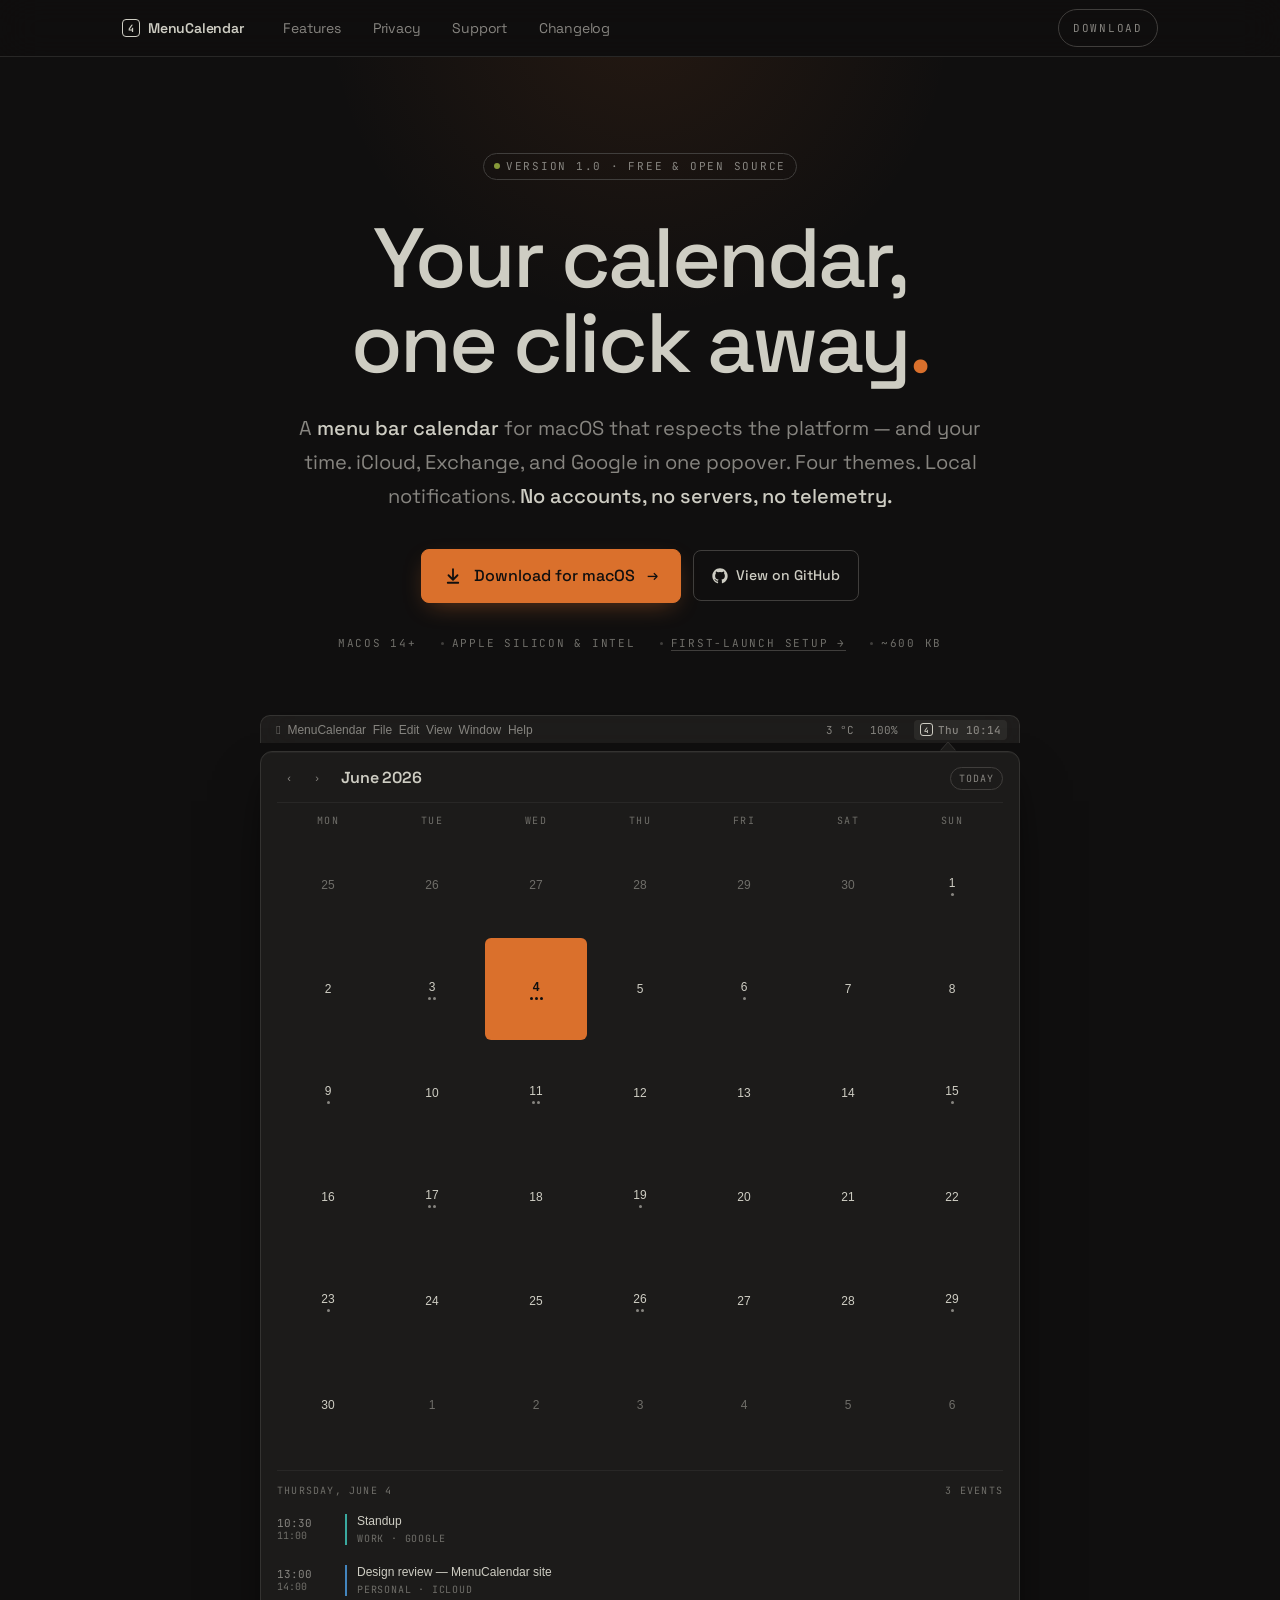
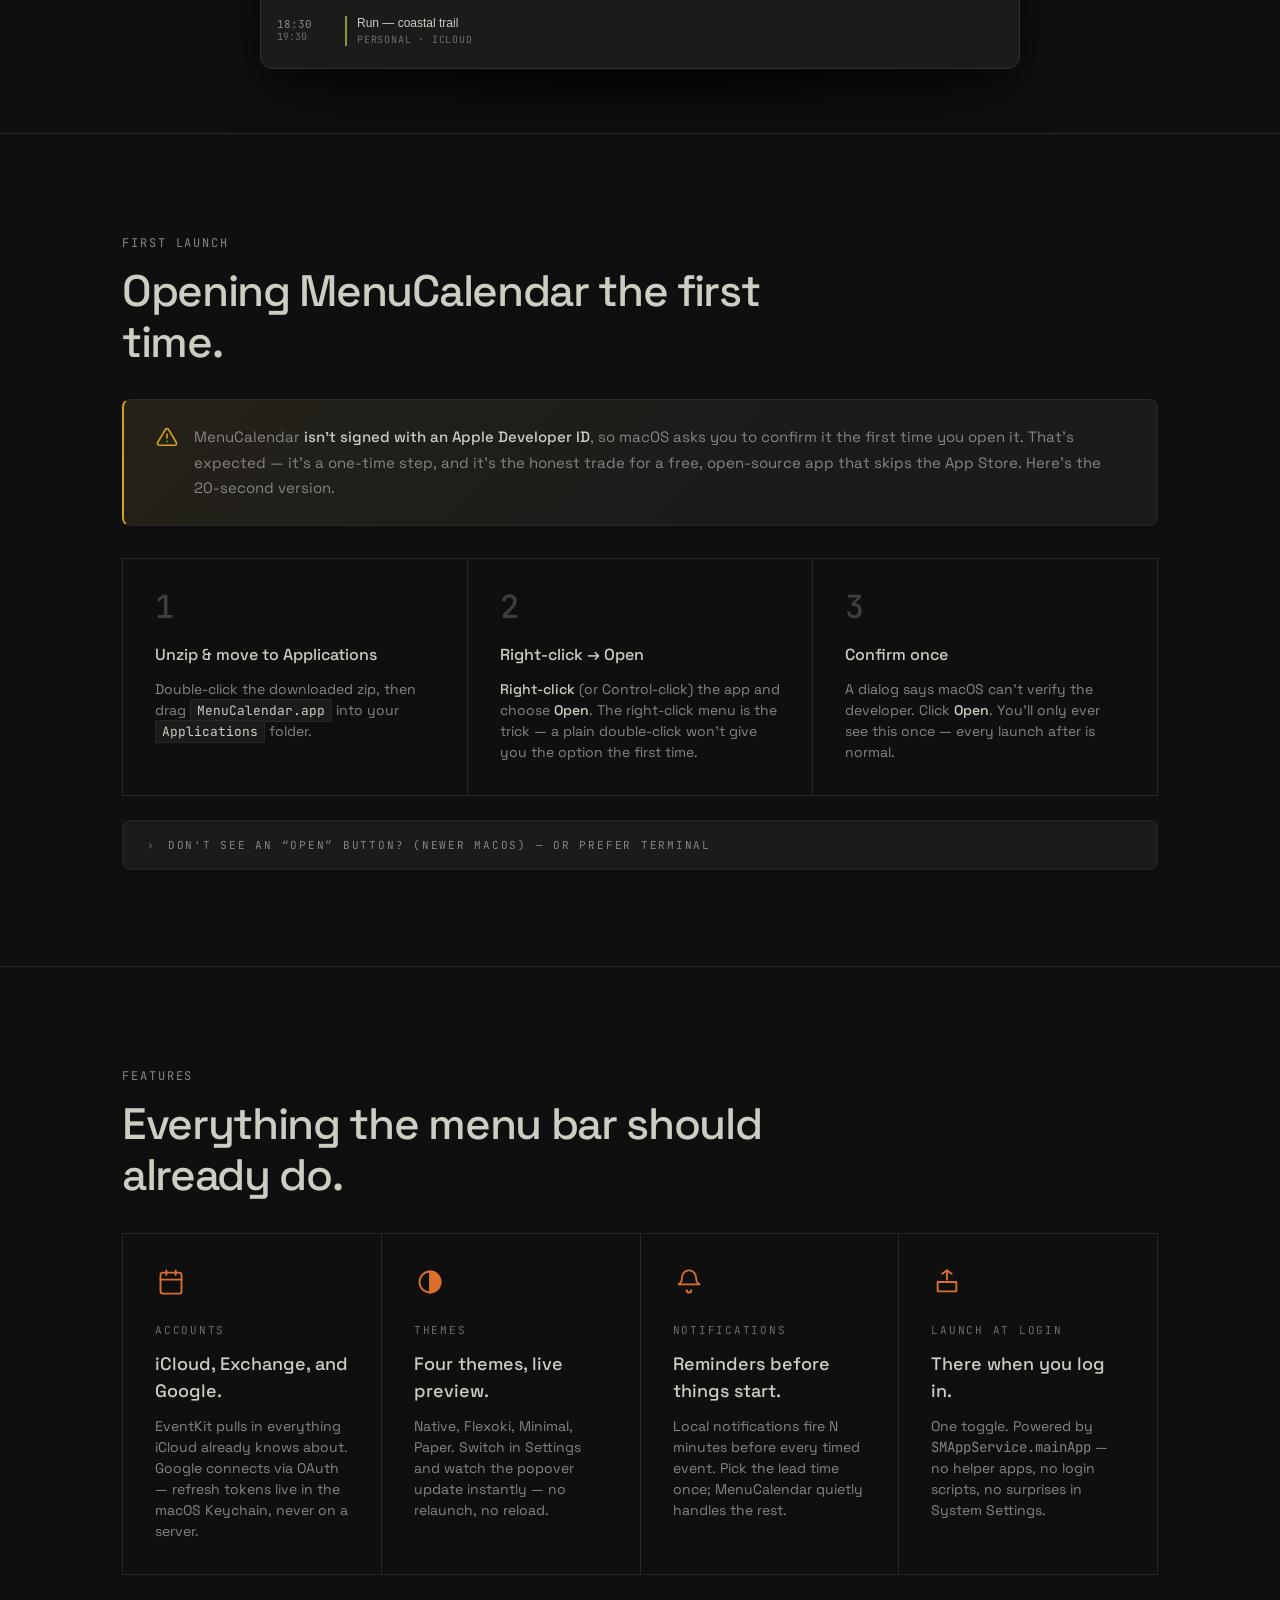
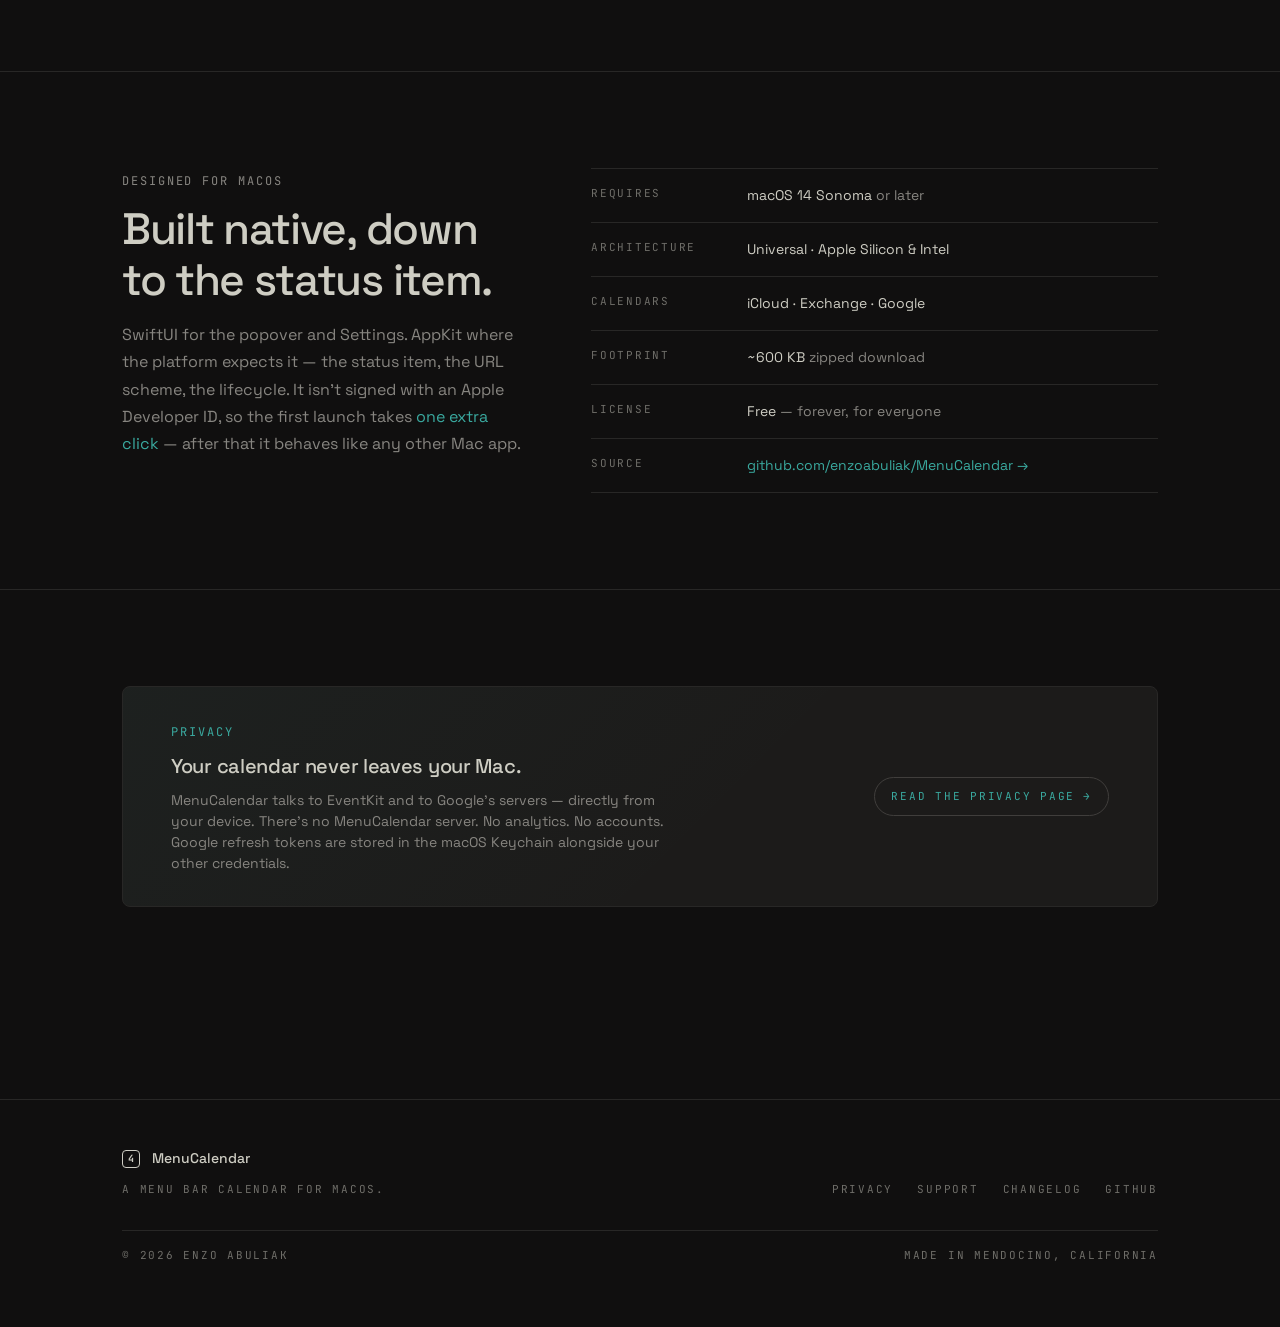
<file: index.html>
<!DOCTYPE html>
<html data-theme="dark" lang="en">
<head>
<meta charset="UTF-8">
<meta name="viewport" content="width=device-width, initial-scale=1.0">
<title>MenuCalendar — A menu bar calendar for macOS</title>
<meta name="description" content="A free, open-source menu bar calendar for macOS. iCloud, Exchange, and Google in one popover. Four themes. Local notifications. No accounts, no servers, no telemetry.">
<link rel="preconnect" href="https://fonts.googleapis.com">
<link rel="preconnect" href="https://fonts.gstatic.com" crossorigin>
<link href="https://fonts.googleapis.com/css2?family=Space+Grotesk:wght@400;500;600;700&family=JetBrains+Mono:wght@400;500;700&display=swap" rel="stylesheet">
<link rel="stylesheet" href="assets/site.css">
<style>
  /* ── HERO ── */
  .hero {
    padding: var(--s-9) 0 var(--s-8);
    position: relative;
    overflow: hidden;
  }
  .hero::before {
    content: ''; position: absolute;
    top: -30%; left: 50%; transform: translateX(-50%);
    width: 900px; height: 900px;
    background: radial-gradient(closest-side, rgba(218, 112, 44, 0.10), transparent 70%);
    pointer-events: none; z-index: 0;
  }
  .hero-inner {
    position: relative; z-index: 1;
    text-align: center;
    display: flex; flex-direction: column; align-items: center;
    gap: var(--s-5);
  }
  .hero-pill { margin-bottom: var(--s-3); }
  .hero-title {
    font-size: clamp(44px, 7vw, 84px);
    font-weight: 500; line-height: var(--lh-tight);
    letter-spacing: -0.035em; color: var(--tx);
    max-width: 18ch;
  }
  .hero-title .accent { color: var(--or); }
  .hero-sub {
    font-size: clamp(16px, 1.6vw, 20px); color: var(--tx-2);
    line-height: var(--lh-loose); max-width: 56ch;
  }
  .hero-sub strong { color: var(--tx); font-weight: 500; }

  .hero-ctas {
    display: flex; gap: var(--s-3); align-items: center;
    margin-top: var(--s-3); flex-wrap: wrap; justify-content: center;
  }
  .hero-meta {
    display: flex; gap: var(--s-5); align-items: center; flex-wrap: wrap; justify-content: center;
    font-family: 'JetBrains Mono', monospace;
    font-size: var(--fs-11); text-transform: uppercase; letter-spacing: var(--tr-mega);
    color: var(--tx-3);
    margin-top: var(--s-2);
  }
  .hero-meta .dotsep::before {
    content: ''; display: inline-block; width: 3px; height: 3px;
    background: var(--ui-3); border-radius: 999px; vertical-align: middle;
    margin-right: var(--s-2);
  }

  /* ── HERO STAGE: menu bar + popover ── */
  .hero-stage {
    margin: var(--s-8) auto 0;
    max-width: 760px;
    position: relative;
    z-index: 1;
  }
  .hero-stage::after {
    content: ''; position: absolute;
    left: 8%; right: 8%; bottom: -40px; height: 60px;
    background: radial-gradient(ellipse at center, rgba(0,0,0,0.55), transparent 70%);
    filter: blur(8px); z-index: -1;
  }
  .menubar {
    display: flex; align-items: center;
    height: 28px; padding: 0 var(--s-3);
    background: rgba(40, 39, 38, 0.6);
    backdrop-filter: blur(20px);
    border: 1px solid var(--ui-2);
    border-bottom: none;
    border-radius: 10px 10px 0 0;
    font-family: -apple-system, 'SF Pro Text', sans-serif;
    font-size: 12px; color: var(--tx-2);
    width: 100%;
  }
  .menubar-items {
    margin-left: auto; display: flex; align-items: center; gap: var(--s-4);
    font-family: 'JetBrains Mono', monospace; font-size: 11px;
    color: var(--tx-2);
  }
  .menubar-cal {
    display: inline-flex; align-items: center; gap: 5px;
    padding: 2px 6px; border-radius: 4px;
    background: rgba(206, 205, 195, 0.08);
    position: relative;
  }
  .menubar-cal-glyph {
    width: 13px; height: 13px;
    border: 1.2px solid var(--tx); border-radius: 3px;
    display: inline-flex; align-items: center; justify-content: center;
    font-size: 7.5px; font-weight: 700;
    color: var(--tx); line-height: 1; padding-top: 1px;
  }
  .menubar-cal-label { font-weight: 500; }

  .popover-wrap { position: relative; padding-top: 8px; }
  .popover-arrow {
    position: absolute;
    top: -1px; right: 64px;
    width: 16px; height: 9px;
  }
  .popover {
    background: var(--bg-2);
    border: 1px solid var(--ui-2);
    border-radius: var(--r-4);
    box-shadow:
      0 30px 60px -20px rgba(0,0,0,0.6),
      0 16px 30px -10px rgba(0,0,0,0.5),
      inset 0 1px 0 rgba(255,255,255,0.04);
    overflow: hidden;
    padding: 14px 16px 16px;
  }
  .pop-head {
    display: grid; grid-template-columns: auto 1fr auto;
    align-items: center; gap: var(--s-3);
    padding-bottom: 12px; margin-bottom: 10px;
    border-bottom: 1px solid var(--ui);
  }
  .pop-month {
    font-family: -apple-system, 'SF Pro Display', 'Space Grotesk', sans-serif;
    font-size: 16px; font-weight: 600; letter-spacing: -0.01em;
    color: var(--tx);
  }
  .pop-nav { display: flex; gap: 4px; align-items: center; }
  .pop-nav-btn {
    width: 24px; height: 24px; border-radius: 6px;
    display: inline-flex; align-items: center; justify-content: center;
    color: var(--tx-2);
    background: transparent;
    border: 1px solid transparent;
    font-size: 11px;
  }
  .pop-nav-btn:hover { background: var(--ui); color: var(--tx); }
  .pop-today {
    font-family: 'JetBrains Mono', monospace;
    font-size: 10px; text-transform: uppercase; letter-spacing: 0.1em;
    color: var(--tx-2);
    padding: 4px 8px; border: 1px solid var(--ui-3); border-radius: var(--r-pill);
    background: transparent;
  }
  .pop-weekdays {
    display: grid; grid-template-columns: repeat(7, 1fr);
    gap: 2px;
    font-family: 'JetBrains Mono', monospace;
    font-size: 10px; text-transform: uppercase; letter-spacing: 0.12em;
    color: var(--tx-3);
    text-align: center;
    padding-bottom: 6px;
  }
  .pop-grid {
    display: grid; grid-template-columns: repeat(7, 1fr);
    gap: 2px;
  }
  .pop-day {
    aspect-ratio: 1 / 1;
    display: flex; flex-direction: column;
    align-items: center; justify-content: center;
    border-radius: 6px;
    font-family: -apple-system, 'SF Pro Text', sans-serif;
    font-size: 12px; font-weight: 500;
    color: var(--tx);
    position: relative;
    gap: 1px;
  }
  .pop-day.dim { color: var(--tx-3); font-weight: 400; }
  .pop-day.today {
    background: var(--or);
    color: var(--bg);
    font-weight: 600;
  }
  .pop-day.today .pop-dots span { background: var(--bg); }
  .pop-dots { display: flex; gap: 2px; height: 4px; align-items: center; }
  .pop-dots span { width: 3px; height: 3px; border-radius: 999px; background: var(--tx-2); }
  .pop-agenda {
    margin-top: 14px; padding-top: 12px;
    border-top: 1px solid var(--ui);
    display: flex; flex-direction: column; gap: 8px;
  }
  .pop-agenda-head {
    display: flex; justify-content: space-between; align-items: baseline;
    font-family: 'JetBrains Mono', monospace; font-size: 10px;
    text-transform: uppercase; letter-spacing: 0.12em;
    color: var(--tx-3);
    margin-bottom: 2px;
  }
  .agenda-row {
    display: grid; grid-template-columns: 56px 1fr;
    gap: var(--s-3); align-items: center;
    padding: 6px 0;
  }
  .agenda-time {
    font-family: 'JetBrains Mono', monospace; font-size: 11px;
    color: var(--tx-2); font-variant-numeric: tabular-nums;
    line-height: 1.2;
  }
  .agenda-time small { display: block; font-size: 10px; color: var(--tx-3); }
  .agenda-body {
    display: flex; align-items: center; gap: 8px;
    border-left: 2px solid var(--bl);
    padding-left: 10px;
    font-family: -apple-system, 'SF Pro Text', sans-serif;
    font-size: 12px; color: var(--tx);
    line-height: 1.3;
  }
  .agenda-body.cy { border-color: var(--cy); }
  .agenda-body.gr { border-color: var(--gr); }
  .agenda-cal {
    font-family: 'JetBrains Mono', monospace; font-size: 10px;
    color: var(--tx-3); text-transform: uppercase; letter-spacing: 0.08em;
    display: block; margin-top: 2px;
  }
  .agenda-title { display: block; font-weight: 500; }

  /* ── FEATURES ── */
  .features-grid {
    display: grid;
    grid-template-columns: repeat(auto-fill, minmax(250px, 1fr));
    gap: 1px; background: var(--ui);
    border: 1px solid var(--ui);
  }
  .feature {
    background: var(--bg);
    padding: var(--s-6);
    display: flex; flex-direction: column; gap: var(--s-3);
    min-height: 200px;
  }
  .feature-icon {
    width: 32px; height: 32px;
    display: inline-flex; align-items: center; justify-content: center;
    color: var(--or);
    margin-bottom: var(--s-3);
  }
  .feature-eyebrow {
    font-family: 'JetBrains Mono', monospace;
    font-size: var(--fs-11); text-transform: uppercase; letter-spacing: var(--tr-mega);
    color: var(--tx-3);
  }
  .feature-title { font-size: var(--fs-18); font-weight: 500; color: var(--tx); }
  .feature-body { font-size: var(--fs-14); color: var(--tx-2); line-height: var(--lh-base); flex: 1; }

  /* ── DETAILS ── */
  .detail-grid {
    display: grid;
    grid-template-columns: 5fr 7fr;
    gap: var(--s-8);
    align-items: start;
  }
  .spec-row {
    display: grid; grid-template-columns: 140px 1fr;
    gap: var(--s-4);
    padding: var(--s-4) 0;
    border-bottom: 1px solid var(--ui);
    font-size: var(--fs-14);
  }
  .spec-row:first-child { border-top: 1px solid var(--ui); }
  .spec-label {
    font-family: 'JetBrains Mono', monospace;
    font-size: var(--fs-11); text-transform: uppercase; letter-spacing: var(--tr-mega);
    color: var(--tx-3);
  }
  .spec-val { color: var(--tx); }
  .spec-val .muted { color: var(--tx-2); }
  .spec-val a { color: var(--cy); }

  /* ── PRIVACY STRIP ── */
  .privacy-strip {
    border: 1px solid var(--ui);
    border-radius: var(--r-3);
    padding: var(--s-6) var(--s-7);
    display: grid; grid-template-columns: 1fr auto;
    gap: var(--s-5); align-items: center;
    background:
      linear-gradient(135deg, rgba(58, 169, 159, 0.04), transparent 60%),
      var(--bg-2);
  }
  .privacy-headline {
    font-size: var(--fs-20); font-weight: 500;
    line-height: var(--lh-snug); letter-spacing: var(--tr-snug);
    margin: var(--s-3) 0 var(--s-3);
  }
  .privacy-sub { font-size: var(--fs-14); color: var(--tx-2); max-width: 56ch; line-height: var(--lh-base); }
  .privacy-link {
    display: inline-flex; align-items: center; gap: var(--s-2);
    font-family: 'JetBrains Mono', monospace;
    font-size: var(--fs-11); text-transform: uppercase; letter-spacing: var(--tr-mega);
    color: var(--cy);
    padding: 10px 16px; border: 1px solid var(--ui-3); border-radius: var(--r-pill);
    transition: all var(--dur-2) var(--ease-std);
  }
  .privacy-link:hover { border-color: var(--cy); }

  /* ── FIRST LAUNCH / INSTALL ── */
  .install-note {
    display: grid; grid-template-columns: auto 1fr; gap: var(--s-4);
    align-items: start;
    border: 1px solid var(--ui);
    border-left: 2px solid var(--ye);
    border-radius: var(--r-3);
    background: linear-gradient(135deg, rgba(208, 162, 21, 0.05), transparent 60%), var(--bg-2);
    padding: var(--s-5) var(--s-6);
    margin-bottom: var(--s-6);
  }
  .install-note-icon { color: var(--ye); margin-top: 2px; flex-shrink: 0; }
  .install-note p { font-size: 15px; color: var(--tx-2); line-height: var(--lh-loose); }
  .install-note p strong { color: var(--tx); font-weight: 500; }
  .install-note p a { color: var(--ye); border-bottom: 1px solid transparent; transition: border-color var(--dur-2) var(--ease-std); }
  .install-note p a:hover { border-bottom-color: var(--ye); }

  .install-steps {
    display: grid; grid-template-columns: repeat(3, 1fr);
    gap: 1px; background: var(--ui); border: 1px solid var(--ui);
  }
  .install-step {
    background: var(--bg); padding: var(--s-6);
    display: flex; flex-direction: column; gap: var(--s-3);
  }
  .step-num {
    font-family: 'JetBrains Mono', monospace;
    font-size: var(--fs-32); font-weight: 500; line-height: 1;
    color: var(--ui-3); letter-spacing: var(--tr-tight);
    margin-bottom: var(--s-2);
  }
  .step-title { font-size: var(--fs-16); font-weight: 500; color: var(--tx); }
  .step-body { font-size: var(--fs-14); color: var(--tx-2); line-height: var(--lh-base); }
  .step-body strong { color: var(--tx); font-weight: 500; }

  .install-fallback {
    margin-top: var(--s-5);
    border: 1px solid var(--ui);
    border-radius: var(--r-3);
    background: var(--bg-2);
    padding: 0 var(--s-5);
  }
  .install-fallback summary {
    cursor: pointer; list-style: none;
    font-family: 'JetBrains Mono', monospace;
    font-size: var(--fs-11); text-transform: uppercase; letter-spacing: var(--tr-mega);
    color: var(--tx-2);
    padding: var(--s-4) 0;
    display: flex; align-items: center; gap: var(--s-3);
    transition: color var(--dur-2) var(--ease-std);
  }
  .install-fallback summary:hover { color: var(--tx); }
  .install-fallback summary::-webkit-details-marker { display: none; }
  .install-fallback summary .chev { color: var(--tx-3); transition: transform var(--dur-2) var(--ease-std); }
  .install-fallback[open] summary .chev { transform: rotate(90deg); }
  .install-fallback-body {
    padding: 0 0 var(--s-5);
    border-top: 1px solid var(--ui);
    padding-top: var(--s-4);
  }
  .install-fallback-body p { font-size: var(--fs-14); color: var(--tx-2); line-height: var(--lh-loose); margin-bottom: var(--s-3); }
  .install-fallback-body p:last-child { margin-bottom: 0; }
  .install-fallback-body strong { color: var(--tx); font-weight: 500; }
  .install-fallback-body code {
    font-family: 'JetBrains Mono', monospace; font-size: 0.92em;
    color: var(--tx); background: var(--bg);
    padding: 2px 6px; border-radius: var(--r-1); border: 1px solid var(--ui);
  }
  .install-terminal {
    display: block; margin-top: var(--s-3);
    font-family: 'JetBrains Mono', monospace; font-size: var(--fs-13, 13px);
    color: var(--tx); background: var(--bg);
    padding: var(--s-3) var(--s-4); border-radius: var(--r-2); border: 1px solid var(--ui);
    overflow-x: auto; white-space: nowrap;
  }
  .install-terminal .prompt { color: var(--gr); user-select: none; }

  /* ── RESPONSIVE OVERRIDES (page-specific) ── */
  @media (max-width: 760px) {
    .hero { padding: var(--s-7) 0 var(--s-6); }
    .hero-stage { margin-top: var(--s-6); }
    .menubar > span:first-child { font-size: 10px; overflow: hidden; text-overflow: ellipsis; white-space: nowrap; max-width: 40%; }
    .menubar-items > *:not(.menubar-cal) { display: none; }
    .features-grid { grid-template-columns: 1fr; }
    .feature { min-height: auto; }
    .detail-grid { grid-template-columns: 1fr; gap: var(--s-5); }
    .privacy-strip { grid-template-columns: 1fr; padding: var(--s-5); }
    .agenda-row { grid-template-columns: 48px 1fr; }
    .install-steps { grid-template-columns: 1fr; }
  }
</style>
</head>
<body>

<header>
  <div class="container">
    <div class="header-inner">
      <a class="logo" href="./">
        <span class="logo-glyph">4</span>
        MenuCalendar
      </a>
      <nav>
        <a class="nav-link" href="#features">Features</a>
        <a class="nav-link" href="privacy.html">Privacy</a>
        <a class="nav-link" href="support.html">Support</a>
        <a class="nav-link" href="changelog.html">Changelog</a>
      </nav>
      <a class="header-cta" href="#download">Download</a>
    </div>
  </div>
</header>


<section class="hero" id="download">
  <div class="container">
    <div class="hero-inner">
      <span class="pill hero-pill"><span class="dot"></span>Version 1.0 · Free &amp; open source</span>

      <h1 class="hero-title">Your calendar,<br>one click away<span class="accent">.</span></h1>

      <p class="hero-sub">
        A <strong>menu bar calendar</strong> for macOS that respects the platform — and your time. iCloud, Exchange, and Google in one popover. Four themes. Local notifications. <strong>No accounts, no servers, no telemetry.</strong>
      </p>

      <div class="hero-ctas">
        <a class="btn-primary" href="https://github.com/enzoabuliak/MenuCalendar/releases/download/v1.0.0/MenuCalendar-1.0.0.zip" download>
          <svg width="18" height="18" viewBox="0 0 24 24" fill="none" stroke="currentColor" stroke-width="2.4" stroke-linecap="round" stroke-linejoin="round" aria-hidden="true"><path d="M12 3v13"/><path d="m6 11 6 6 6-6"/><path d="M5 21h14"/></svg>
          Download for macOS
          <span class="arrow">→</span>
        </a>
        <a class="btn-secondary" href="https://github.com/enzoabuliak/MenuCalendar">
          <svg width="16" height="16" viewBox="0 0 24 24" fill="currentColor" aria-hidden="true"><path d="M12 .5C5.65.5.5 5.65.5 12c0 5.08 3.29 9.39 7.86 10.91.58.11.79-.25.79-.55v-2.1c-3.2.7-3.87-1.37-3.87-1.37-.52-1.32-1.27-1.67-1.27-1.67-1.04-.71.08-.7.08-.7 1.15.08 1.76 1.18 1.76 1.18 1.02 1.76 2.68 1.25 3.34.95.1-.74.4-1.25.73-1.54-2.55-.29-5.24-1.27-5.24-5.67 0-1.25.45-2.28 1.18-3.08-.12-.29-.51-1.46.11-3.04 0 0 .96-.31 3.15 1.18a10.93 10.93 0 0 1 5.74 0c2.19-1.49 3.15-1.18 3.15-1.18.63 1.58.24 2.75.12 3.04.74.8 1.18 1.83 1.18 3.08 0 4.41-2.69 5.38-5.25 5.66.41.36.78 1.05.78 2.12v3.14c0 .31.21.67.8.55C20.21 21.38 23.5 17.07 23.5 12 23.5 5.65 18.35.5 12 .5Z"/></svg>
          View on GitHub
        </a>
      </div>

      <div class="hero-meta">
        <span>macOS 14+</span>
        <span class="dotsep">Apple Silicon &amp; Intel</span>
        <span class="dotsep"><a href="#install" style="border-bottom: 1px solid var(--ui-3);">First-launch setup →</a></span>
        <span class="dotsep">~600 KB</span>
      </div>
    </div>

    <div class="hero-stage">
      <div class="menubar" aria-hidden="true">
        <span>&nbsp;&#xF8FF;&nbsp; MenuCalendar&nbsp; File&nbsp; Edit&nbsp; View&nbsp; Window&nbsp; Help</span>
        <span class="menubar-items">
          <span>3 °C</span>
          <span>100%</span>
          <span class="menubar-cal" aria-label="MenuCalendar in the menu bar">
            <span class="menubar-cal-glyph">4</span>
            <span class="menubar-cal-label">Thu  10:14</span>
          </span>
        </span>
      </div>

      <div class="popover-wrap">
        <svg class="popover-arrow" viewBox="0 0 16 9" aria-hidden="true">
          <path d="M0 9 L8 0 L16 9 Z" fill="#1C1B1A" stroke="#343331" stroke-width="1" stroke-linejoin="round"/>
          <path d="M0 9 L16 9" stroke="#1C1B1A" stroke-width="2"/>
        </svg>

        <div class="popover" role="img" aria-label="MenuCalendar popover showing June 2026 with three events on Thursday June 4">
          <div class="pop-head">
            <div class="pop-nav">
              <button class="pop-nav-btn" aria-label="Previous month">‹</button>
              <button class="pop-nav-btn" aria-label="Next month">›</button>
            </div>
            <div class="pop-month">June 2026</div>
            <button class="pop-today">Today</button>
          </div>

          <div class="pop-weekdays">
            <span>Mon</span><span>Tue</span><span>Wed</span><span>Thu</span><span>Fri</span><span>Sat</span><span>Sun</span>
          </div>

          <div class="pop-grid">
            <div class="pop-day dim">25</div>
            <div class="pop-day dim">26</div>
            <div class="pop-day dim">27</div>
            <div class="pop-day dim">28</div>
            <div class="pop-day dim">29</div>
            <div class="pop-day dim">30</div>
            <div class="pop-day">1<div class="pop-dots"><span></span></div></div>

            <div class="pop-day">2</div>
            <div class="pop-day">3<div class="pop-dots"><span></span><span></span></div></div>
            <div class="pop-day today">4<div class="pop-dots"><span></span><span></span><span></span></div></div>
            <div class="pop-day">5</div>
            <div class="pop-day">6<div class="pop-dots"><span></span></div></div>
            <div class="pop-day">7</div>
            <div class="pop-day">8</div>

            <div class="pop-day">9<div class="pop-dots"><span></span></div></div>
            <div class="pop-day">10</div>
            <div class="pop-day">11<div class="pop-dots"><span></span><span></span></div></div>
            <div class="pop-day">12</div>
            <div class="pop-day">13</div>
            <div class="pop-day">14</div>
            <div class="pop-day">15<div class="pop-dots"><span></span></div></div>

            <div class="pop-day">16</div>
            <div class="pop-day">17<div class="pop-dots"><span></span><span></span></div></div>
            <div class="pop-day">18</div>
            <div class="pop-day">19<div class="pop-dots"><span></span></div></div>
            <div class="pop-day">20</div>
            <div class="pop-day">21</div>
            <div class="pop-day">22</div>

            <div class="pop-day">23<div class="pop-dots"><span></span></div></div>
            <div class="pop-day">24</div>
            <div class="pop-day">25</div>
            <div class="pop-day">26<div class="pop-dots"><span></span><span></span></div></div>
            <div class="pop-day">27</div>
            <div class="pop-day">28</div>
            <div class="pop-day">29<div class="pop-dots"><span></span></div></div>

            <div class="pop-day">30</div>
            <div class="pop-day dim">1</div>
            <div class="pop-day dim">2</div>
            <div class="pop-day dim">3</div>
            <div class="pop-day dim">4</div>
            <div class="pop-day dim">5</div>
            <div class="pop-day dim">6</div>
          </div>

          <div class="pop-agenda">
            <div class="pop-agenda-head">
              <span>Thursday, June 4</span>
              <span>3 events</span>
            </div>

            <div class="agenda-row">
              <div class="agenda-time">10:30<small>11:00</small></div>
              <div class="agenda-body cy">
                <div>
                  <span class="agenda-title">Standup</span>
                  <span class="agenda-cal">Work · Google</span>
                </div>
              </div>
            </div>

            <div class="agenda-row">
              <div class="agenda-time">13:00<small>14:00</small></div>
              <div class="agenda-body">
                <div>
                  <span class="agenda-title">Design review — MenuCalendar site</span>
                  <span class="agenda-cal">Personal · iCloud</span>
                </div>
              </div>
            </div>

            <div class="agenda-row">
              <div class="agenda-time">18:30<small>19:30</small></div>
              <div class="agenda-body gr">
                <div>
                  <span class="agenda-title">Run — coastal trail</span>
                  <span class="agenda-cal">Personal · iCloud</span>
                </div>
              </div>
            </div>
          </div>
        </div>
      </div>
    </div>
  </div>
</section>


<section class="section" id="install">
  <div class="container">
    <div class="section-head">
      <div>
        <span class="eyebrow ye">First launch</span>
        <h2 class="section-title">Opening MenuCalendar the first time.</h2>
      </div>
    </div>

    <div class="install-note">
      <svg class="install-note-icon" width="22" height="22" viewBox="0 0 24 24" fill="none" stroke="currentColor" stroke-width="1.8" stroke-linecap="round" stroke-linejoin="round" aria-hidden="true"><path d="M10.29 3.86 1.82 18a2 2 0 0 0 1.71 3h16.94a2 2 0 0 0 1.71-3L13.71 3.86a2 2 0 0 0-3.42 0Z"/><line x1="12" y1="9" x2="12" y2="13"/><line x1="12" y1="17" x2="12.01" y2="17"/></svg>
      <p>
        MenuCalendar <strong>isn't signed with an Apple Developer ID</strong>, so macOS asks you to confirm it the first time you open it. That's expected — it's a one-time step, and it's the honest trade for a free, open-source app that skips the App Store. Here's the 20-second version.
      </p>
    </div>

    <div class="install-steps">
      <div class="install-step">
        <div class="step-num">1</div>
        <div class="step-title">Unzip &amp; move to Applications</div>
        <div class="step-body">Double-click the downloaded zip, then drag <span class="kbd">MenuCalendar.app</span> into your <span class="kbd">Applications</span> folder.</div>
      </div>
      <div class="install-step">
        <div class="step-num">2</div>
        <div class="step-title">Right-click → Open</div>
        <div class="step-body"><strong>Right-click</strong> (or Control-click) the app and choose <strong>Open</strong>. The right-click menu is the trick — a plain double-click won't give you the option the first time.</div>
      </div>
      <div class="install-step">
        <div class="step-num">3</div>
        <div class="step-title">Confirm once</div>
        <div class="step-body">A dialog says macOS can't verify the developer. Click <strong>Open</strong>. You'll only ever see this once — every launch after is normal.</div>
      </div>
    </div>

    <details class="install-fallback">
      <summary>
        <span class="chev" aria-hidden="true">›</span>
        Don't see an “Open” button? (newer macOS) — or prefer Terminal
      </summary>
      <div class="install-fallback-body">
        <p>
          <strong>On macOS Sequoia and later,</strong> right-click → Open is sometimes blocked. Instead: try to open the app once (double-click), dismiss the warning, then go to <span class="kbd">System Settings → Privacy &amp; Security</span>, scroll to the Security section, and click <strong>Open Anyway</strong> next to the MenuCalendar message. Confirm with Touch ID or your password.
        </p>
        <p>
          <strong>Or, from Terminal,</strong> strip the quarantine flag after moving the app to Applications:
        </p>
        <code class="install-terminal"><span class="prompt">$ </span>xattr -dr com.apple.quarantine /Applications/MenuCalendar.app</code>
        <p style="margin-top: var(--s-3);">
          Either way it's a one-time step — you'll only repeat it when you install a new version. Prefer to skip it entirely? MenuCalendar is open source, so you can <a href="https://github.com/enzoabuliak/MenuCalendar" class="link-cy">clone and build it yourself</a>.
        </p>
      </div>
    </details>
  </div>
</section>


<section class="section" id="features">
  <div class="container">
    <div class="section-head">
      <div>
        <span class="eyebrow">Features</span>
        <h2 class="section-title">Everything the menu bar should already do.</h2>
      </div>
    </div>

    <div class="features-grid">
      <div class="feature">
        <div class="feature-icon">
          <svg width="28" height="28" viewBox="0 0 24 24" fill="none" stroke="currentColor" stroke-width="1.6" stroke-linecap="round" stroke-linejoin="round" aria-hidden="true"><rect x="3" y="4" width="18" height="18" rx="2"/><path d="M16 2v4M8 2v4M3 10h18"/></svg>
        </div>
        <span class="feature-eyebrow">Accounts</span>
        <div class="feature-title">iCloud, Exchange, and Google.</div>
        <p class="feature-body">EventKit pulls in everything iCloud already knows about. Google connects via OAuth — refresh tokens live in the macOS Keychain, never on a server.</p>
      </div>

      <div class="feature">
        <div class="feature-icon">
          <svg width="28" height="28" viewBox="0 0 24 24" fill="none" stroke="currentColor" stroke-width="1.6" stroke-linecap="round" stroke-linejoin="round" aria-hidden="true"><circle cx="12" cy="12" r="9"/><path d="M12 3a9 9 0 0 1 0 18Z" fill="currentColor"/></svg>
        </div>
        <span class="feature-eyebrow">Themes</span>
        <div class="feature-title">Four themes, live preview.</div>
        <p class="feature-body">Native, Flexoki, Minimal, Paper. Switch in Settings and watch the popover update instantly — no relaunch, no reload.</p>
      </div>

      <div class="feature">
        <div class="feature-icon">
          <svg width="28" height="28" viewBox="0 0 24 24" fill="none" stroke="currentColor" stroke-width="1.6" stroke-linecap="round" stroke-linejoin="round" aria-hidden="true"><path d="M6 8a6 6 0 0 1 12 0c0 5 3 6 3 6H3s3-1 3-6Z"/><path d="M10 19a2 2 0 0 0 4 0"/></svg>
        </div>
        <span class="feature-eyebrow">Notifications</span>
        <div class="feature-title">Reminders before things start.</div>
        <p class="feature-body">Local notifications fire N minutes before every timed event. Pick the lead time once; MenuCalendar quietly handles the rest.</p>
      </div>

      <div class="feature">
        <div class="feature-icon">
          <svg width="28" height="28" viewBox="0 0 24 24" fill="none" stroke="currentColor" stroke-width="1.6" stroke-linecap="round" stroke-linejoin="round" aria-hidden="true"><path d="M12 2v8"/><path d="M8 5l4-3 4 3"/><path d="M4 12h16v8H4z"/></svg>
        </div>
        <span class="feature-eyebrow">Launch at login</span>
        <div class="feature-title">There when you log in.</div>
        <p class="feature-body">One toggle. Powered by <span class="mono">SMAppService.mainApp</span> — no helper apps, no login scripts, no surprises in System Settings.</p>
      </div>
    </div>
  </div>
</section>


<section class="section">
  <div class="container">
    <div class="detail-grid">
      <div>
        <span class="eyebrow">Designed for macOS</span>
        <h2 class="section-title">Built native, down to the status item.</h2>
        <p class="muted" style="margin-top: var(--s-4); max-width: 50ch; line-height: var(--lh-loose);">
          SwiftUI for the popover and Settings. AppKit where the platform expects it — the status item, the URL scheme, the lifecycle. It isn't signed with an Apple Developer ID, so the first launch takes <a href="#install" class="link-cy">one extra click</a> — after that it behaves like any other Mac app.
        </p>
      </div>

      <div>
        <div class="spec-row">
          <span class="spec-label">Requires</span>
          <span class="spec-val">macOS 14 Sonoma <span class="muted">or later</span></span>
        </div>
        <div class="spec-row">
          <span class="spec-label">Architecture</span>
          <span class="spec-val">Universal · Apple Silicon &amp; Intel</span>
        </div>
        <div class="spec-row">
          <span class="spec-label">Calendars</span>
          <span class="spec-val">iCloud · Exchange · Google</span>
        </div>
        <div class="spec-row">
          <span class="spec-label">Footprint</span>
          <span class="spec-val">~600 KB <span class="muted">zipped download</span></span>
        </div>
        <div class="spec-row">
          <span class="spec-label">License</span>
          <span class="spec-val">Free <span class="muted">— forever, for everyone</span></span>
        </div>
        <div class="spec-row">
          <span class="spec-label">Source</span>
          <span class="spec-val"><a href="https://github.com/enzoabuliak/MenuCalendar" class="link-cy">github.com/enzoabuliak/MenuCalendar →</a></span>
        </div>
      </div>
    </div>
  </div>
</section>


<section class="section">
  <div class="container">
    <div class="privacy-strip">
      <div>
        <span class="eyebrow cy">Privacy</span>
        <h2 class="privacy-headline">Your calendar never leaves your Mac.</h2>
        <p class="privacy-sub">
          MenuCalendar talks to EventKit and to Google's servers — directly from your device. There's no MenuCalendar server. No analytics. No accounts. Google refresh tokens are stored in the macOS Keychain alongside your other credentials.
        </p>
      </div>
      <a class="privacy-link" href="privacy.html">
        Read the privacy page
        <span aria-hidden="true">→</span>
      </a>
    </div>
  </div>
</section>


<footer>
  <div class="container">
    <div class="footer-inner">
      <div>
        <div class="footer-brand">
          <span class="logo-glyph">4</span>
          MenuCalendar
        </div>
        <div class="footer-tagline">A menu bar calendar for macOS.</div>
      </div>
      <div class="footer-links">
        <a href="privacy.html">Privacy</a>
        <a href="support.html">Support</a>
        <a href="changelog.html">Changelog</a>
        <a href="https://github.com/enzoabuliak/MenuCalendar">GitHub</a>
      </div>
    </div>
    <div class="footer-meta">
      <span>© 2026 Enzo Abuliak</span>
      <span>Made in Mendocino, California</span>
    </div>
  </div>
</footer>

</body>
</html>
</file>
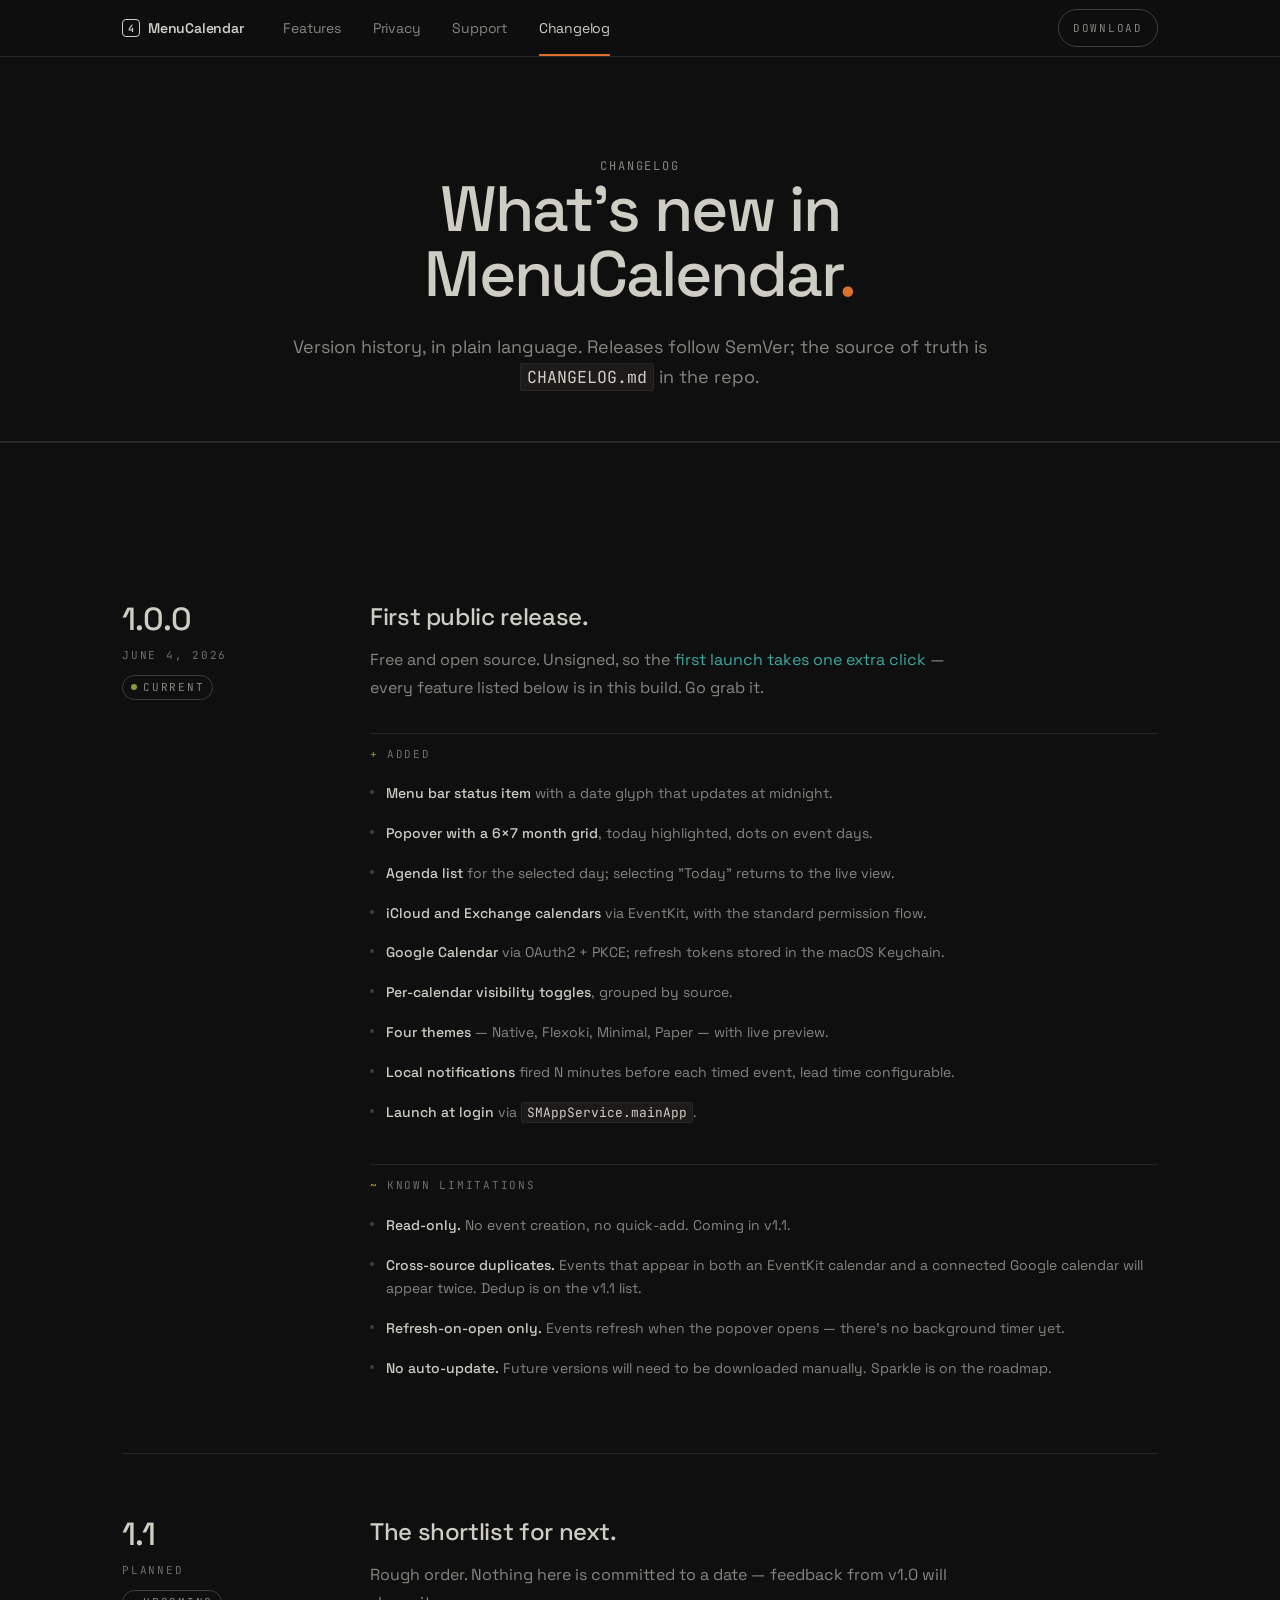
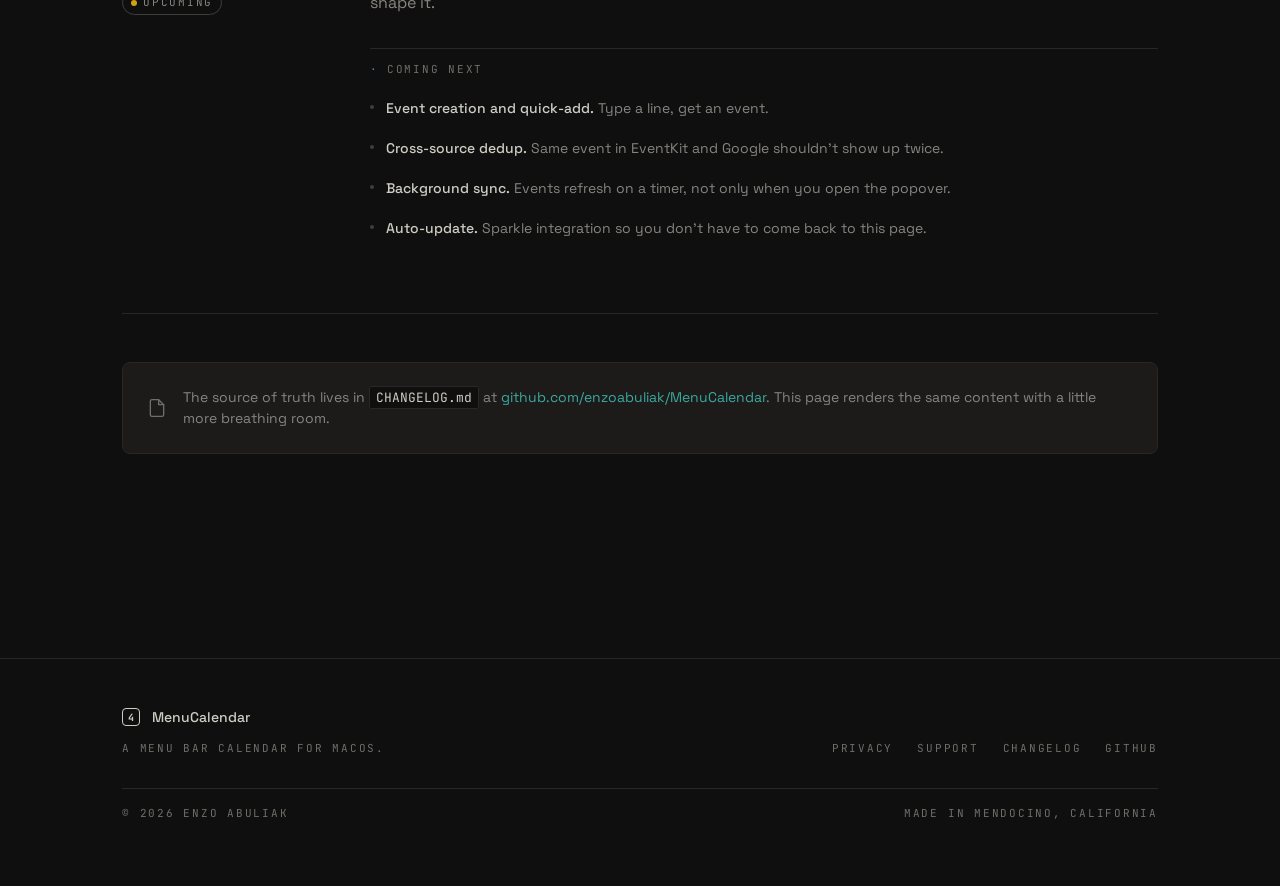
<file: changelog.html>
<!DOCTYPE html>
<html data-theme="dark" lang="en">
<head>
<meta charset="UTF-8">
<meta name="viewport" content="width=device-width, initial-scale=1.0">
<title>Changelog — MenuCalendar</title>
<meta name="description" content="What changed in MenuCalendar, version by version. Releases follow SemVer.">
<link rel="preconnect" href="https://fonts.googleapis.com">
<link rel="preconnect" href="https://fonts.gstatic.com" crossorigin>
<link href="https://fonts.googleapis.com/css2?family=Space+Grotesk:wght@400;500;600;700&family=JetBrains+Mono:wght@400;500;700&display=swap" rel="stylesheet">
<link rel="stylesheet" href="assets/site.css">
<style>
  .release {
    display: grid;
    grid-template-columns: 200px 1fr;
    gap: var(--s-7);
    padding: var(--s-8) 0;
    border-bottom: 1px solid var(--ui);
  }
  .release:last-child { border-bottom: none; }

  .release-meta {
    position: sticky; top: 80px;
    align-self: start;
    display: flex; flex-direction: column; gap: var(--s-3);
  }
  .release-version {
    font-size: var(--fs-32); font-weight: 500;
    letter-spacing: var(--tr-tight); line-height: 1;
    color: var(--tx);
  }
  .release-date {
    font-family: 'JetBrains Mono', monospace;
    font-size: var(--fs-11); text-transform: uppercase; letter-spacing: var(--tr-mega);
    color: var(--tx-3);
    font-variant-numeric: tabular-nums;
  }
  .release-tag {
    display: inline-flex; align-items: center; gap: 6px;
    font-family: 'JetBrains Mono', monospace;
    font-size: var(--fs-11); text-transform: uppercase; letter-spacing: var(--tr-mega);
    padding: 3px 8px;
    border: 1px solid var(--ui-3); border-radius: var(--r-pill);
    color: var(--tx-2); width: fit-content;
  }
  .release-tag .dot { width: 6px; height: 6px; border-radius: 999px; background: var(--gr); }
  .release-tag.upcoming .dot { background: var(--ye); }

  .release-body { min-width: 0; }
  .release-headline {
    font-size: var(--fs-24); font-weight: 500;
    line-height: var(--lh-snug); letter-spacing: var(--tr-snug);
    color: var(--tx);
    margin-bottom: var(--s-4);
  }
  .release-lead {
    font-size: var(--fs-16); color: var(--tx-2);
    line-height: var(--lh-loose);
    margin-bottom: var(--s-6);
    max-width: 60ch;
  }
  .release-lead strong { color: var(--tx); font-weight: 500; }

  .change-group { margin-bottom: var(--s-6); }
  .change-group:last-child { margin-bottom: 0; }
  .change-group-label {
    font-family: 'JetBrains Mono', monospace;
    font-size: var(--fs-11); text-transform: uppercase; letter-spacing: var(--tr-mega);
    color: var(--tx-3);
    margin-bottom: var(--s-3);
    padding-top: var(--s-3);
    border-top: 1px solid var(--ui);
    display: flex; align-items: center; gap: var(--s-2);
  }
  .change-group-label.added::before    { content: '+'; color: var(--gr); }
  .change-group-label.known::before    { content: '~'; color: var(--ye); }
  .change-group-label.upcoming::before { content: '·'; color: var(--bl); }

  .change-list { list-style: none; }
  .change-item {
    position: relative;
    padding: var(--s-2) 0 var(--s-2) var(--s-4);
    font-size: var(--fs-14); color: var(--tx-2);
    line-height: var(--lh-loose);
  }
  .change-item::before {
    content: ''; position: absolute;
    left: 0; top: 16px;
    width: 4px; height: 4px;
    background: var(--ui-3); border-radius: 999px;
  }
  .change-item strong { color: var(--tx); font-weight: 500; }
  .change-item .mono {
    font-family: 'JetBrains Mono', monospace; font-size: 0.92em;
    color: var(--tx); background: var(--bg-2);
    padding: 1px 5px; border-radius: var(--r-1); border: 1px solid var(--ui);
  }

  .source-note {
    margin: var(--s-7) 0 var(--s-3);
    padding: var(--s-5);
    border: 1px solid var(--ui);
    border-radius: var(--r-3);
    background: var(--bg-2);
    font-size: var(--fs-14);
    color: var(--tx-2);
    display: flex; align-items: center; gap: var(--s-4);
  }
  .source-note .mono {
    font-family: 'JetBrains Mono', monospace; font-size: 0.92em;
    color: var(--tx); background: var(--bg);
    padding: 2px 6px; border-radius: var(--r-1); border: 1px solid var(--ui);
  }
  .source-note a { color: var(--cy); }
  .source-note svg { color: var(--tx-3); flex-shrink: 0; }

  @media (max-width: 760px) {
    .release { grid-template-columns: 1fr; gap: var(--s-4); padding: var(--s-7) 0; }
    .release-meta { position: static; flex-direction: row; align-items: center; gap: var(--s-4); flex-wrap: wrap; }
    .release-version { font-size: var(--fs-24); }
  }
</style>
</head>
<body>

<header>
  <div class="container">
    <div class="header-inner">
      <a class="logo" href="./">
        <span class="logo-glyph">4</span>
        MenuCalendar
      </a>
      <nav>
        <a class="nav-link" href="index.html#features">Features</a>
        <a class="nav-link" href="privacy.html">Privacy</a>
        <a class="nav-link" href="support.html">Support</a>
        <a class="nav-link active" href="changelog.html">Changelog</a>
      </nav>
      <a class="header-cta" href="index.html#download">Download</a>
    </div>
  </div>
</header>


<section class="page-head">
  <div class="container">
    <span class="eyebrow page-eyebrow">Changelog</span>
    <h1 class="page-title">What's new in<br>MenuCalendar<span class="accent">.</span></h1>
    <p class="page-sub">
      Version history, in plain language. Releases follow SemVer; the source of truth is <span class="kbd">CHANGELOG.md</span> in the repo.
    </p>
  </div>
</section>


<section class="section">
  <div class="container">

    <article class="release">
      <div class="release-meta">
        <div class="release-version">1.0.0</div>
        <div class="release-date">June 4, 2026</div>
        <span class="release-tag"><span class="dot"></span>Current</span>
      </div>
      <div class="release-body">
        <h2 class="release-headline">First public release.</h2>
        <p class="release-lead">
          Free and open source. Unsigned, so the <a href="index.html#install" class="link-cy">first launch takes one extra click</a> — every feature listed below is in this build. Go grab it.
        </p>

        <div class="change-group">
          <div class="change-group-label added">Added</div>
          <ul class="change-list">
            <li class="change-item"><strong>Menu bar status item</strong> with a date glyph that updates at midnight.</li>
            <li class="change-item"><strong>Popover with a 6×7 month grid</strong>, today highlighted, dots on event days.</li>
            <li class="change-item"><strong>Agenda list</strong> for the selected day; selecting "Today" returns to the live view.</li>
            <li class="change-item"><strong>iCloud and Exchange calendars</strong> via EventKit, with the standard permission flow.</li>
            <li class="change-item"><strong>Google Calendar</strong> via OAuth2 + PKCE; refresh tokens stored in the macOS Keychain.</li>
            <li class="change-item"><strong>Per-calendar visibility toggles</strong>, grouped by source.</li>
            <li class="change-item"><strong>Four themes</strong> — Native, Flexoki, Minimal, Paper — with live preview.</li>
            <li class="change-item"><strong>Local notifications</strong> fired N minutes before each timed event, lead time configurable.</li>
            <li class="change-item"><strong>Launch at login</strong> via <span class="mono">SMAppService.mainApp</span>.</li>
          </ul>
        </div>

        <div class="change-group">
          <div class="change-group-label known">Known limitations</div>
          <ul class="change-list">
            <li class="change-item"><strong>Read-only.</strong> No event creation, no quick-add. Coming in v1.1.</li>
            <li class="change-item"><strong>Cross-source duplicates.</strong> Events that appear in both an EventKit calendar and a connected Google calendar will appear twice. Dedup is on the v1.1 list.</li>
            <li class="change-item"><strong>Refresh-on-open only.</strong> Events refresh when the popover opens — there's no background timer yet.</li>
            <li class="change-item"><strong>No auto-update.</strong> Future versions will need to be downloaded manually. Sparkle is on the roadmap.</li>
          </ul>
        </div>
      </div>
    </article>

    <article class="release">
      <div class="release-meta">
        <div class="release-version">1.1</div>
        <div class="release-date">Planned</div>
        <span class="release-tag upcoming"><span class="dot"></span>Upcoming</span>
      </div>
      <div class="release-body">
        <h2 class="release-headline">The shortlist for next.</h2>
        <p class="release-lead">
          Rough order. Nothing here is committed to a date — feedback from v1.0 will shape it.
        </p>

        <div class="change-group">
          <div class="change-group-label upcoming">Coming next</div>
          <ul class="change-list">
            <li class="change-item"><strong>Event creation and quick-add.</strong> Type a line, get an event.</li>
            <li class="change-item"><strong>Cross-source dedup.</strong> Same event in EventKit and Google shouldn't show up twice.</li>
            <li class="change-item"><strong>Background sync.</strong> Events refresh on a timer, not only when you open the popover.</li>
            <li class="change-item"><strong>Auto-update.</strong> Sparkle integration so you don't have to come back to this page.</li>
          </ul>
        </div>
      </div>
    </article>

    <div class="source-note">
      <svg width="20" height="20" viewBox="0 0 24 24" fill="none" stroke="currentColor" stroke-width="1.6" stroke-linecap="round" stroke-linejoin="round" aria-hidden="true"><path d="M14 2H6a2 2 0 0 0-2 2v16a2 2 0 0 0 2 2h12a2 2 0 0 0 2-2V8z"/><polyline points="14 2 14 8 20 8"/></svg>
      <span>
        The source of truth lives in <span class="mono">CHANGELOG.md</span> at <a href="https://github.com/enzoabuliak/MenuCalendar/blob/main/CHANGELOG.md">github.com/enzoabuliak/MenuCalendar</a>. This page renders the same content with a little more breathing room.
      </span>
    </div>

  </div>
</section>


<footer>
  <div class="container">
    <div class="footer-inner">
      <div>
        <div class="footer-brand">
          <span class="logo-glyph">4</span>
          MenuCalendar
        </div>
        <div class="footer-tagline">A menu bar calendar for macOS.</div>
      </div>
      <div class="footer-links">
        <a href="privacy.html">Privacy</a>
        <a href="support.html">Support</a>
        <a href="changelog.html">Changelog</a>
        <a href="https://github.com/enzoabuliak/MenuCalendar">GitHub</a>
      </div>
    </div>
    <div class="footer-meta">
      <span>© 2026 Enzo Abuliak</span>
      <span>Made in Mendocino, California</span>
    </div>
  </div>
</footer>

</body>
</html>
</file>
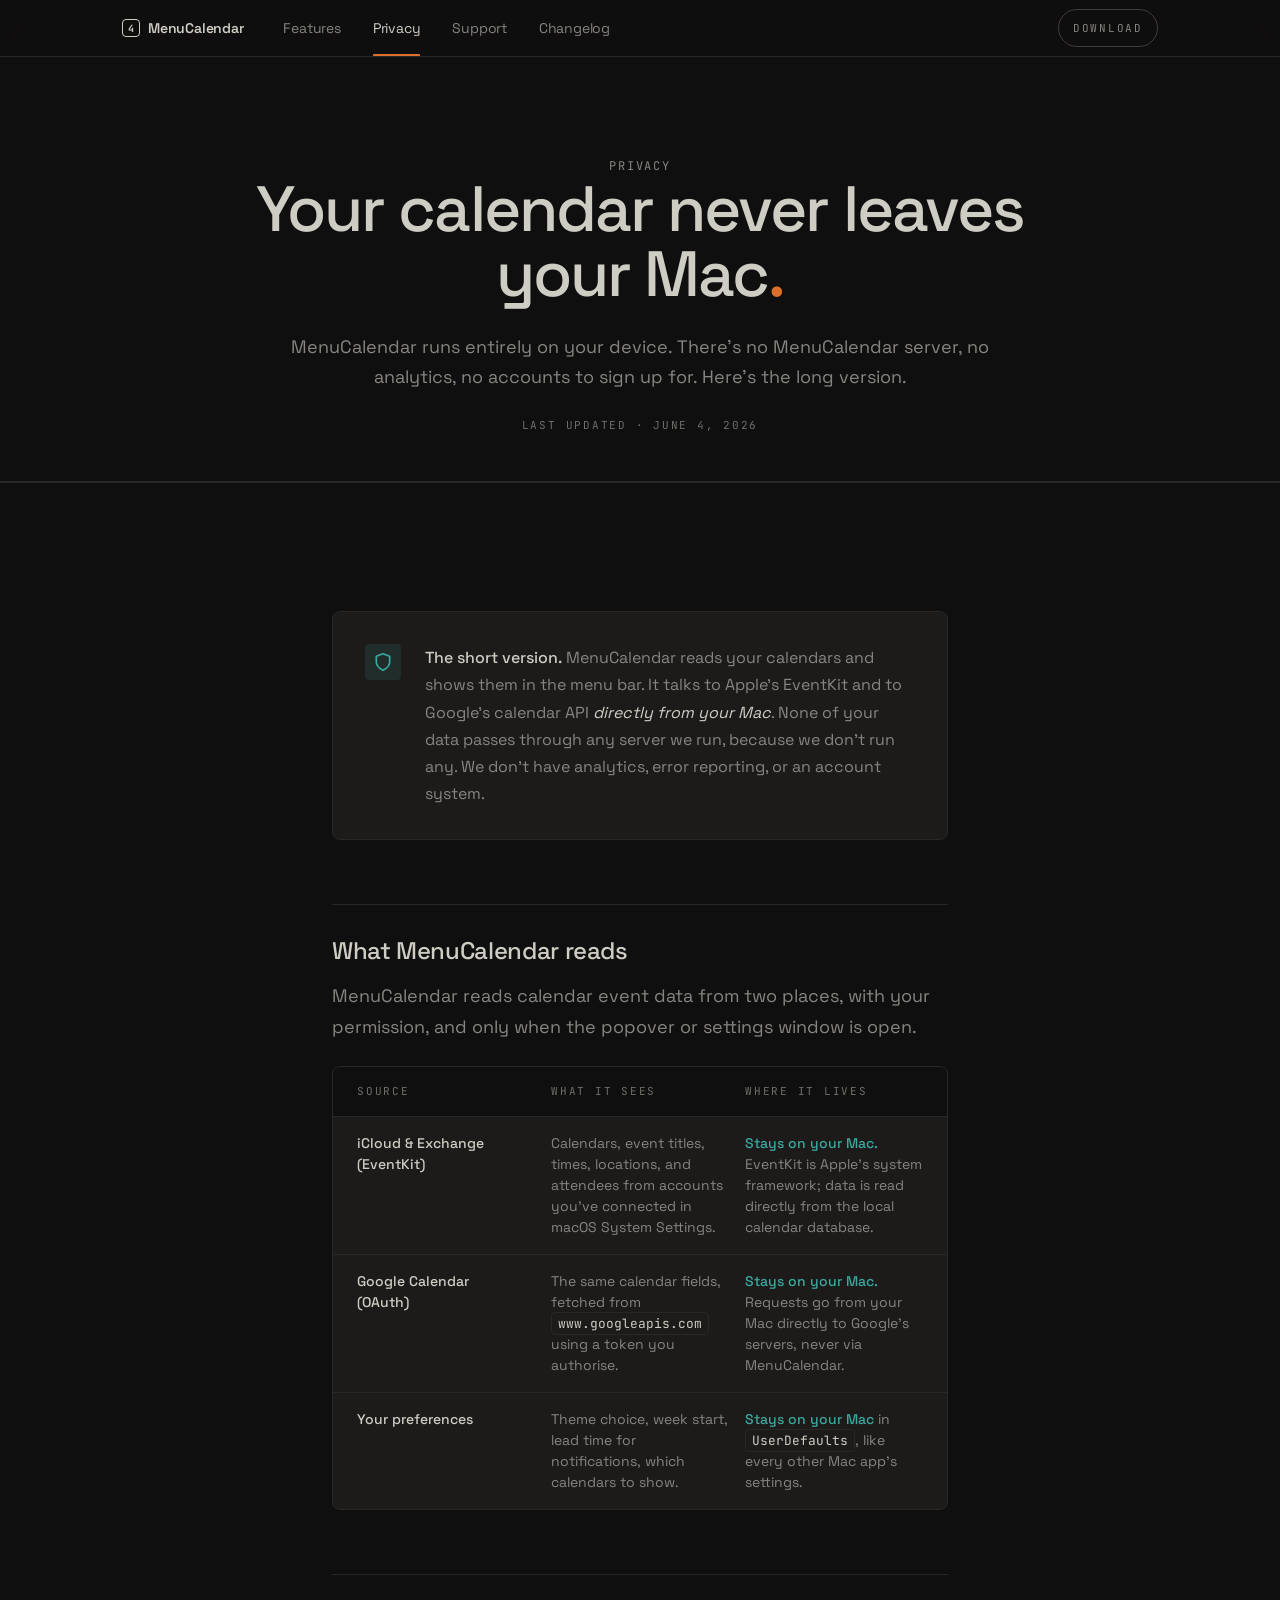
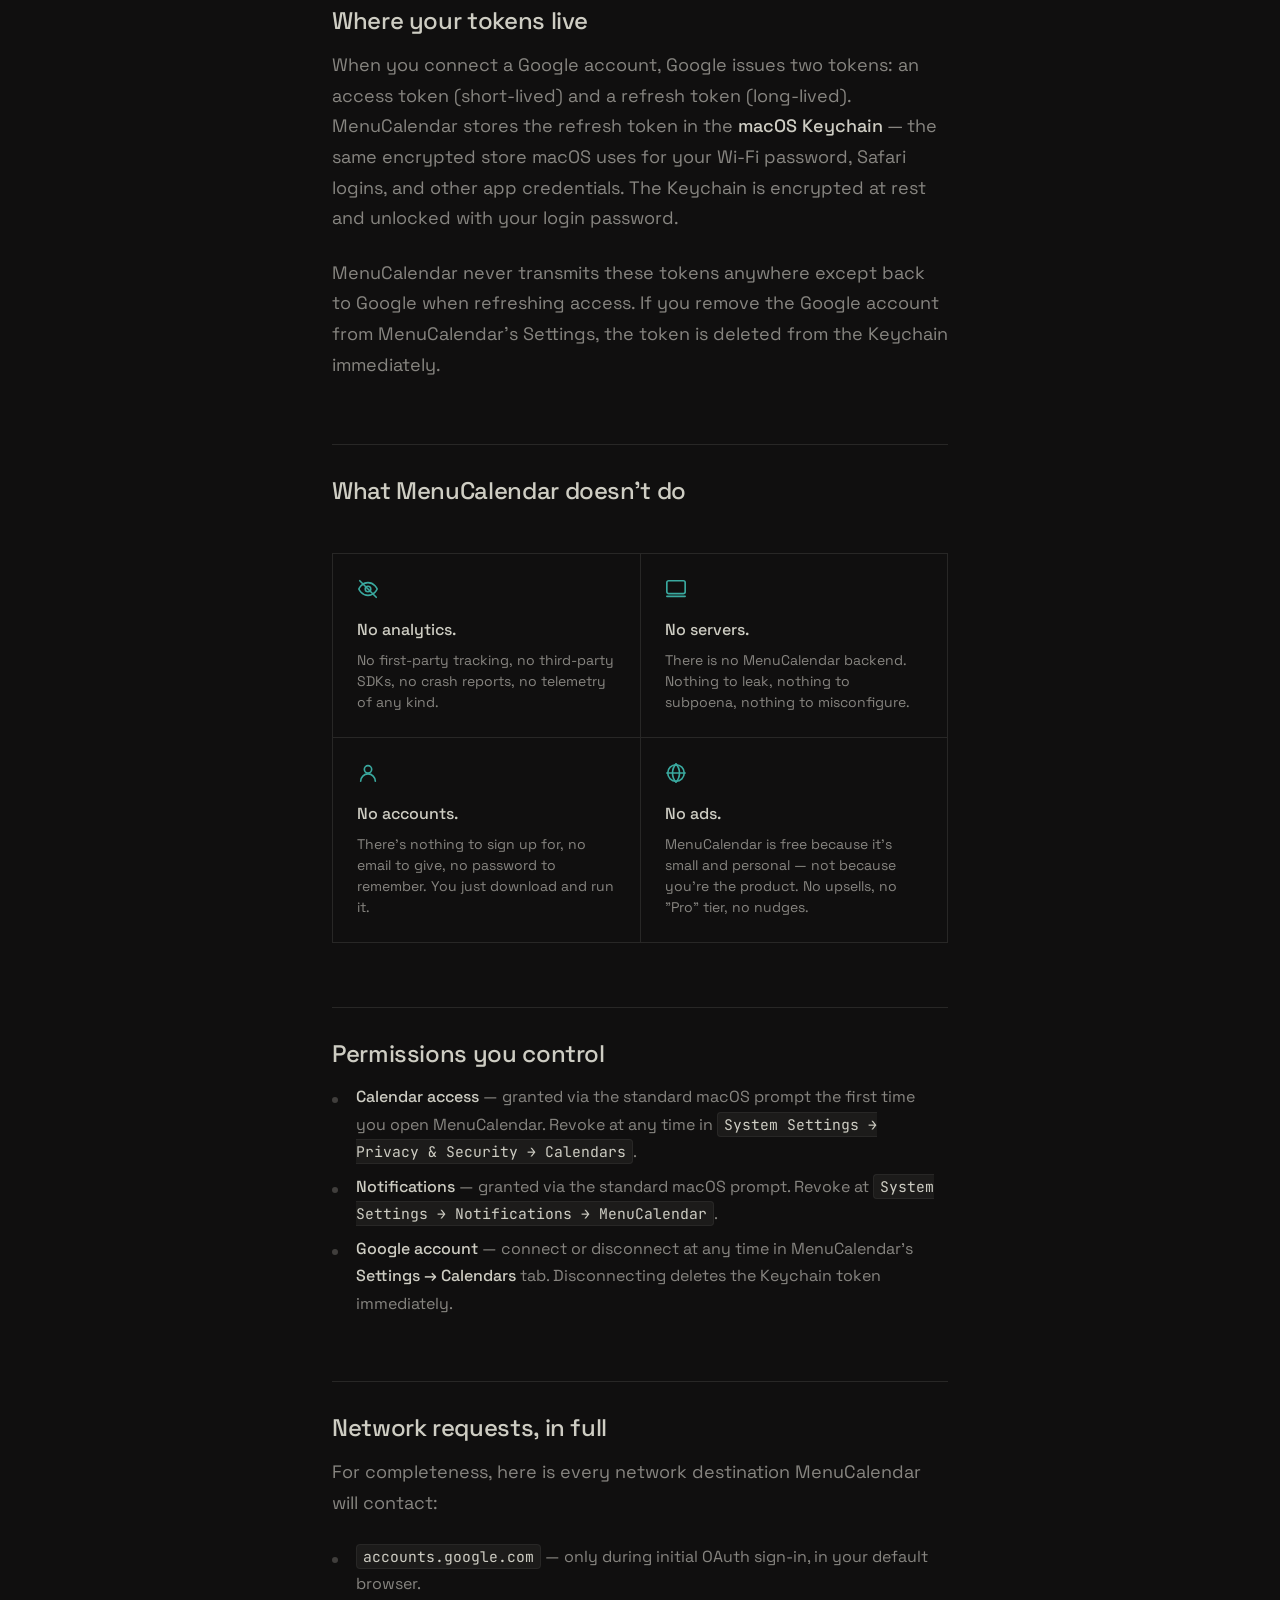
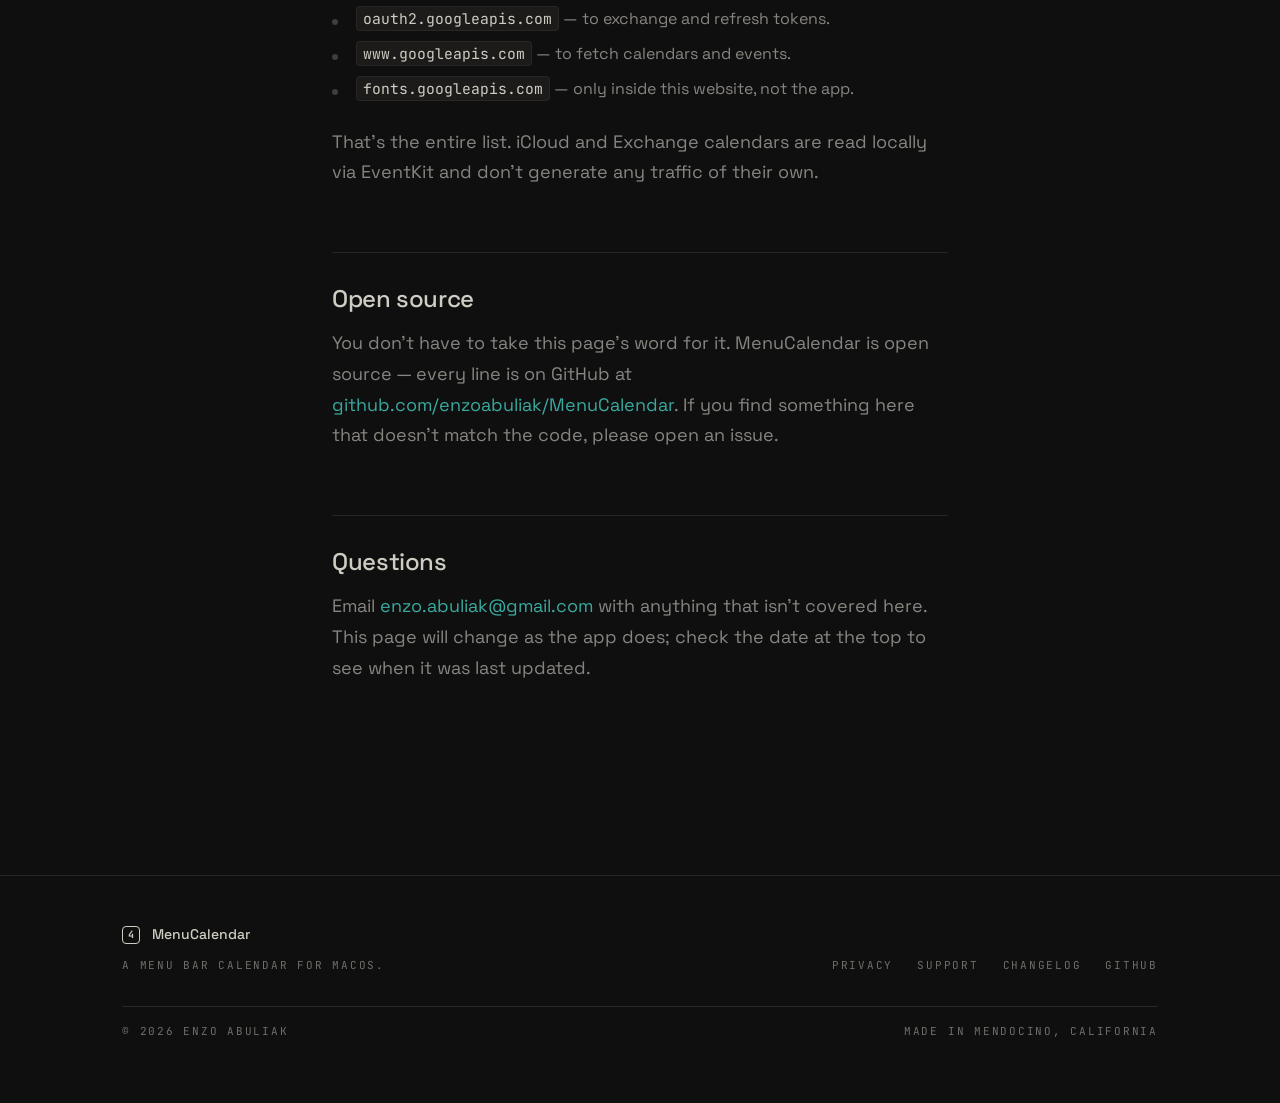
<file: privacy.html>
<!DOCTYPE html>
<html data-theme="dark" lang="en">
<head>
<meta charset="UTF-8">
<meta name="viewport" content="width=device-width, initial-scale=1.0">
<title>Privacy — MenuCalendar</title>
<meta name="description" content="MenuCalendar talks to EventKit and to Google's servers — directly from your Mac. No analytics. No accounts. No servers. Tokens stay in the macOS Keychain.">
<link rel="preconnect" href="https://fonts.googleapis.com">
<link rel="preconnect" href="https://fonts.gstatic.com" crossorigin>
<link href="https://fonts.googleapis.com/css2?family=Space+Grotesk:wght@400;500;600;700&family=JetBrains+Mono:wght@400;500;700&display=swap" rel="stylesheet">
<link rel="stylesheet" href="assets/site.css">
<style>
  .principles {
    display: grid;
    grid-template-columns: repeat(auto-fill, minmax(220px, 1fr));
    gap: 1px; background: var(--ui);
    border: 1px solid var(--ui);
    margin: var(--s-7) 0;
  }
  .principle {
    background: var(--bg);
    padding: var(--s-5);
    display: flex; flex-direction: column; gap: var(--s-2);
  }
  .principle-icon {
    width: 24px; height: 24px;
    color: var(--cy);
    margin-bottom: var(--s-2);
  }
  .principle-title { font-size: var(--fs-16); font-weight: 500; color: var(--tx); }
  .principle-body { font-size: var(--fs-14); color: var(--tx-2); line-height: var(--lh-base); }

  .data-table {
    border: 1px solid var(--ui);
    border-radius: var(--r-3);
    overflow: hidden;
    background: var(--bg-2);
    margin: var(--s-5) 0 var(--s-7);
  }
  .data-row {
    display: grid; grid-template-columns: 1fr 1fr 1fr;
    padding: var(--s-4) var(--s-5);
    border-bottom: 1px solid var(--ui);
    font-size: var(--fs-14);
    gap: var(--s-4);
    align-items: start;
  }
  .data-row:last-child { border-bottom: none; }
  .data-row.head {
    background: var(--bg);
    font-family: 'JetBrains Mono', monospace;
    font-size: var(--fs-11); text-transform: uppercase; letter-spacing: var(--tr-mega);
    color: var(--tx-3);
  }
  .data-row .label { color: var(--tx); font-weight: 500; }
  .data-row .what { color: var(--tx-2); }
  .data-row .where { color: var(--tx-2); }
  .data-row .where strong { color: var(--cy); font-weight: 500; }

  .summary-box {
    border: 1px solid var(--ui);
    border-radius: var(--r-3);
    background: var(--bg-2);
    padding: var(--s-6);
    margin: var(--s-6) 0;
    display: grid; grid-template-columns: auto 1fr;
    gap: var(--s-5); align-items: start;
  }
  .summary-icon {
    width: 36px; height: 36px;
    border-radius: var(--r-2);
    background: rgba(58, 169, 159, 0.12);
    color: var(--cy);
    display: inline-flex; align-items: center; justify-content: center;
    flex-shrink: 0;
  }
  .summary-box p { font-size: var(--fs-16); color: var(--tx-2); line-height: var(--lh-loose); margin: 0; }
  .summary-box p strong { color: var(--tx); font-weight: 500; }

  @media (max-width: 760px) {
    .data-row { grid-template-columns: 1fr; gap: var(--s-2); }
    .data-row.head { display: none; }
    .principles { grid-template-columns: 1fr; }
    .summary-box { grid-template-columns: 1fr; }
  }
</style>
</head>
<body>

<header>
  <div class="container">
    <div class="header-inner">
      <a class="logo" href="./">
        <span class="logo-glyph">4</span>
        MenuCalendar
      </a>
      <nav>
        <a class="nav-link" href="index.html#features">Features</a>
        <a class="nav-link active" href="privacy.html">Privacy</a>
        <a class="nav-link" href="support.html">Support</a>
        <a class="nav-link" href="changelog.html">Changelog</a>
      </nav>
      <a class="header-cta" href="index.html#download">Download</a>
    </div>
  </div>
</header>


<section class="page-head">
  <div class="container">
    <span class="eyebrow page-eyebrow">Privacy</span>
    <h1 class="page-title">Your calendar never leaves<br>your Mac<span class="accent">.</span></h1>
    <p class="page-sub">
      MenuCalendar runs entirely on your device. There's no MenuCalendar server, no analytics, no accounts to sign up for. Here's the long version.
    </p>
    <div class="page-meta">Last updated · June 4, 2026</div>
  </div>
</section>


<section class="section">
  <div class="container">
    <div class="prose narrow">

      <div class="summary-box">
        <div class="summary-icon">
          <svg width="20" height="20" viewBox="0 0 24 24" fill="none" stroke="currentColor" stroke-width="2" stroke-linecap="round" stroke-linejoin="round" aria-hidden="true"><path d="M12 22s8-4 8-10V5l-8-3-8 3v7c0 6 8 10 8 10Z"/></svg>
        </div>
        <p>
          <strong>The short version.</strong> MenuCalendar reads your calendars and shows them in the menu bar. It talks to Apple's EventKit and to Google's calendar API <em>directly from your Mac</em>. None of your data passes through any server we run, because we don't run any. We don't have analytics, error reporting, or an account system.
        </p>
      </div>

      <h2>What MenuCalendar reads</h2>
      <p>
        MenuCalendar reads calendar event data from two places, with your permission, and only when the popover or settings window is open.
      </p>

      <div class="data-table">
        <div class="data-row head">
          <span>Source</span>
          <span>What it sees</span>
          <span>Where it lives</span>
        </div>
        <div class="data-row">
          <span class="label">iCloud &amp; Exchange<br>(EventKit)</span>
          <span class="what">Calendars, event titles, times, locations, and attendees from accounts you've connected in macOS System Settings.</span>
          <span class="where"><strong>Stays on your Mac.</strong> EventKit is Apple's system framework; data is read directly from the local calendar database.</span>
        </div>
        <div class="data-row">
          <span class="label">Google Calendar<br>(OAuth)</span>
          <span class="what">The same calendar fields, fetched from <span class="mono">www.googleapis.com</span> using a token you authorise.</span>
          <span class="where"><strong>Stays on your Mac.</strong> Requests go from your Mac directly to Google's servers, never via MenuCalendar.</span>
        </div>
        <div class="data-row">
          <span class="label">Your preferences</span>
          <span class="what">Theme choice, week start, lead time for notifications, which calendars to show.</span>
          <span class="where"><strong>Stays on your Mac</strong> in <span class="mono">UserDefaults</span>, like every other Mac app's settings.</span>
        </div>
      </div>

      <h2>Where your tokens live</h2>
      <p>
        When you connect a Google account, Google issues two tokens: an access token (short-lived) and a refresh token (long-lived). MenuCalendar stores the refresh token in the <strong>macOS Keychain</strong> — the same encrypted store macOS uses for your Wi-Fi password, Safari logins, and other app credentials. The Keychain is encrypted at rest and unlocked with your login password.
      </p>
      <p>
        MenuCalendar never transmits these tokens anywhere except back to Google when refreshing access. If you remove the Google account from MenuCalendar's Settings, the token is deleted from the Keychain immediately.
      </p>

      <h2>What MenuCalendar doesn't do</h2>

      <div class="principles">
        <div class="principle">
          <div class="principle-icon">
            <svg width="22" height="22" viewBox="0 0 24 24" fill="none" stroke="currentColor" stroke-width="1.8" stroke-linecap="round" stroke-linejoin="round" aria-hidden="true"><path d="M2 12s3-7 10-7 10 7 10 7-3 7-10 7-10-7-10-7Z"/><circle cx="12" cy="12" r="3"/><line x1="3" y1="3" x2="21" y2="21"/></svg>
          </div>
          <div class="principle-title">No analytics.</div>
          <div class="principle-body">No first-party tracking, no third-party SDKs, no crash reports, no telemetry of any kind.</div>
        </div>
        <div class="principle">
          <div class="principle-icon">
            <svg width="22" height="22" viewBox="0 0 24 24" fill="none" stroke="currentColor" stroke-width="1.8" stroke-linecap="round" stroke-linejoin="round" aria-hidden="true"><rect x="2" y="3" width="20" height="14" rx="2"/><line x1="2" y1="20" x2="22" y2="20"/></svg>
          </div>
          <div class="principle-title">No servers.</div>
          <div class="principle-body">There is no MenuCalendar backend. Nothing to leak, nothing to subpoena, nothing to misconfigure.</div>
        </div>
        <div class="principle">
          <div class="principle-icon">
            <svg width="22" height="22" viewBox="0 0 24 24" fill="none" stroke="currentColor" stroke-width="1.8" stroke-linecap="round" stroke-linejoin="round" aria-hidden="true"><circle cx="12" cy="8" r="4"/><path d="M4 21a8 8 0 0 1 16 0"/></svg>
          </div>
          <div class="principle-title">No accounts.</div>
          <div class="principle-body">There's nothing to sign up for, no email to give, no password to remember. You just download and run it.</div>
        </div>
        <div class="principle">
          <div class="principle-icon">
            <svg width="22" height="22" viewBox="0 0 24 24" fill="none" stroke="currentColor" stroke-width="1.8" stroke-linecap="round" stroke-linejoin="round" aria-hidden="true"><circle cx="12" cy="12" r="9"/><path d="M2 12h20M12 2a15 15 0 0 1 0 20M12 2a15 15 0 0 0 0 20"/></svg>
          </div>
          <div class="principle-title">No ads.</div>
          <div class="principle-body">MenuCalendar is free because it's small and personal — not because you're the product. No upsells, no "Pro" tier, no nudges.</div>
        </div>
      </div>

      <h2>Permissions you control</h2>
      <ul>
        <li><strong>Calendar access</strong> — granted via the standard macOS prompt the first time you open MenuCalendar. Revoke at any time in <span class="mono">System Settings → Privacy &amp; Security → Calendars</span>.</li>
        <li><strong>Notifications</strong> — granted via the standard macOS prompt. Revoke at <span class="mono">System Settings → Notifications → MenuCalendar</span>.</li>
        <li><strong>Google account</strong> — connect or disconnect at any time in MenuCalendar's <strong>Settings → Calendars</strong> tab. Disconnecting deletes the Keychain token immediately.</li>
      </ul>

      <h2>Network requests, in full</h2>
      <p>
        For completeness, here is every network destination MenuCalendar will contact:
      </p>
      <ul>
        <li><span class="mono">accounts.google.com</span> — only during initial OAuth sign-in, in your default browser.</li>
        <li><span class="mono">oauth2.googleapis.com</span> — to exchange and refresh tokens.</li>
        <li><span class="mono">www.googleapis.com</span> — to fetch calendars and events.</li>
        <li><span class="mono">fonts.googleapis.com</span> — only inside this website, not the app.</li>
      </ul>
      <p>
        That's the entire list. iCloud and Exchange calendars are read locally via EventKit and don't generate any traffic of their own.
      </p>

      <h2>Open source</h2>
      <p>
        You don't have to take this page's word for it. MenuCalendar is open source — every line is on GitHub at <a href="https://github.com/enzoabuliak/MenuCalendar">github.com/enzoabuliak/MenuCalendar</a>. If you find something here that doesn't match the code, please open an issue.
      </p>

      <h2>Questions</h2>
      <p>
        Email <a href="mailto:enzo.abuliak@gmail.com?subject=MenuCalendar%20privacy">enzo.abuliak@gmail.com</a> with anything that isn't covered here. This page will change as the app does; check the date at the top to see when it was last updated.
      </p>

    </div>
  </div>
</section>


<footer>
  <div class="container">
    <div class="footer-inner">
      <div>
        <div class="footer-brand">
          <span class="logo-glyph">4</span>
          MenuCalendar
        </div>
        <div class="footer-tagline">A menu bar calendar for macOS.</div>
      </div>
      <div class="footer-links">
        <a href="privacy.html">Privacy</a>
        <a href="support.html">Support</a>
        <a href="changelog.html">Changelog</a>
        <a href="https://github.com/enzoabuliak/MenuCalendar">GitHub</a>
      </div>
    </div>
    <div class="footer-meta">
      <span>© 2026 Enzo Abuliak</span>
      <span>Made in Mendocino, California</span>
    </div>
  </div>
</footer>

</body>
</html>
</file>
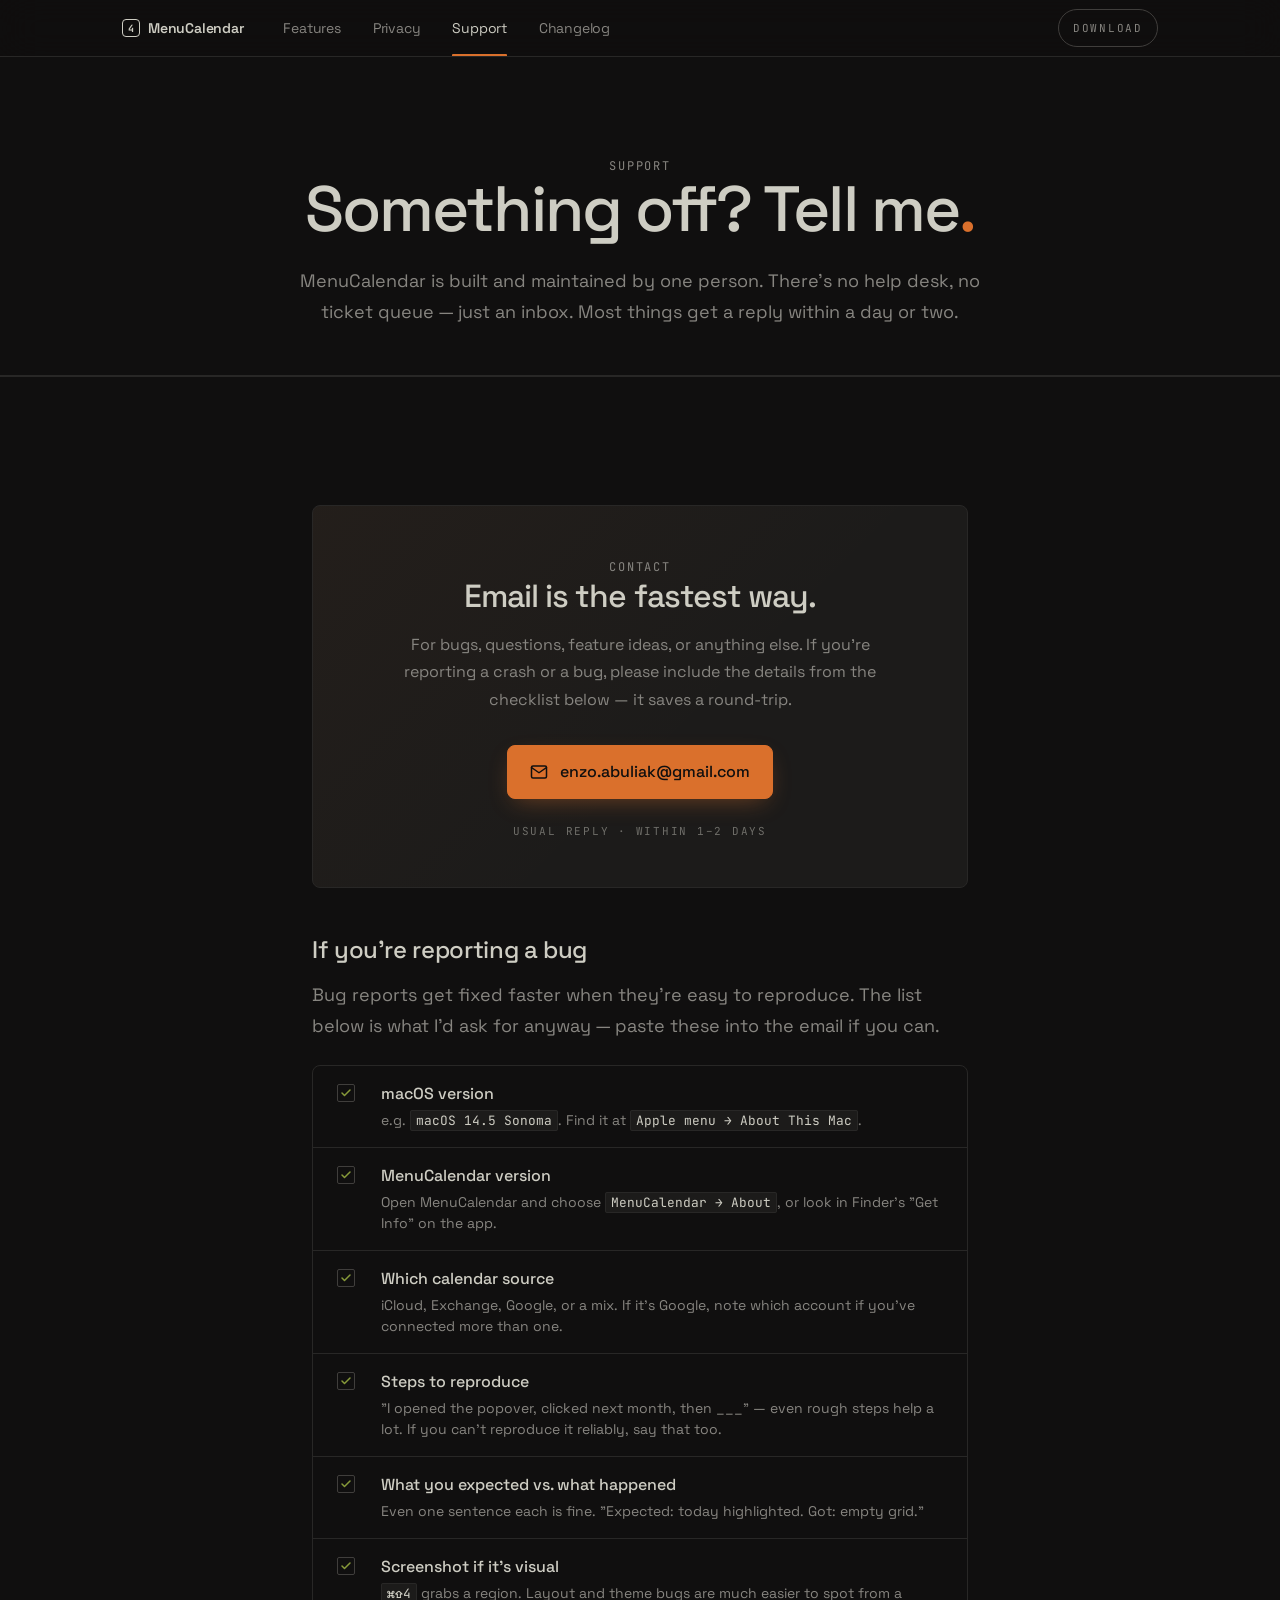
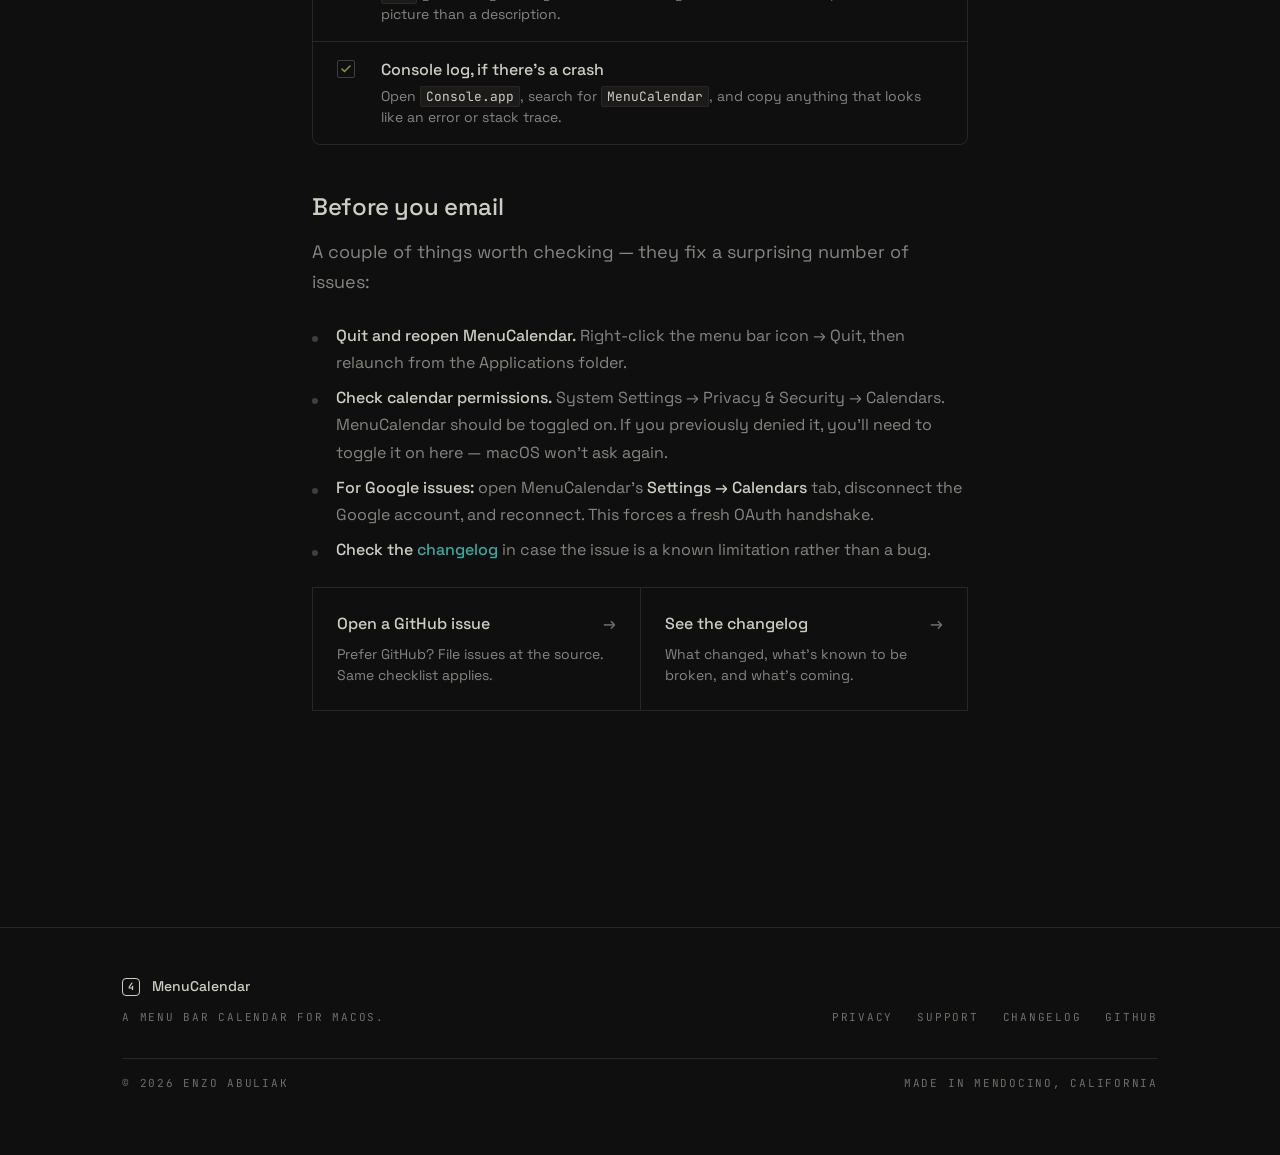
<file: support.html>
<!DOCTYPE html>
<html data-theme="dark" lang="en">
<head>
<meta charset="UTF-8">
<meta name="viewport" content="width=device-width, initial-scale=1.0">
<title>Support — MenuCalendar</title>
<meta name="description" content="Need help with MenuCalendar? Email enzo.abuliak@gmail.com — and here's what to include if you're reporting a bug.">
<link rel="preconnect" href="https://fonts.googleapis.com">
<link rel="preconnect" href="https://fonts.gstatic.com" crossorigin>
<link href="https://fonts.googleapis.com/css2?family=Space+Grotesk:wght@400;500;600;700&family=JetBrains+Mono:wght@400;500;700&display=swap" rel="stylesheet">
<link rel="stylesheet" href="assets/site.css">
<style>
  .contact-card {
    border: 1px solid var(--ui);
    border-radius: var(--r-3);
    padding: var(--s-7);
    margin: var(--s-6) 0;
    background:
      linear-gradient(135deg, rgba(218, 112, 44, 0.04), transparent 60%),
      var(--bg-2);
    text-align: center;
  }
  .contact-eyebrow { margin-bottom: var(--s-4); }
  .contact-headline {
    font-size: var(--fs-32); font-weight: 500;
    letter-spacing: var(--tr-tight); line-height: var(--lh-snug);
    margin-bottom: var(--s-4);
  }
  .contact-sub {
    font-size: var(--fs-16); color: var(--tx-2);
    line-height: var(--lh-loose); max-width: 52ch;
    margin: 0 auto var(--s-6);
  }
  .email-btn {
    display: inline-flex; align-items: center; gap: var(--s-3);
    font-family: 'Space Grotesk', sans-serif;
    font-size: var(--fs-16); font-weight: 500;
    padding: 14px 22px;
    color: var(--bg); background: var(--or);
    border: 1px solid var(--or); border-radius: var(--r-3);
    transition: all var(--dur-2) var(--ease-std);
    box-shadow: 0 8px 24px -8px rgba(218, 112, 44, 0.45);
  }
  .email-btn:hover {
    transform: translateY(-1px);
    box-shadow: 0 12px 28px -8px rgba(218, 112, 44, 0.55);
  }
  .response-time {
    margin-top: var(--s-5);
    font-family: 'JetBrains Mono', monospace;
    font-size: var(--fs-11); text-transform: uppercase; letter-spacing: var(--tr-mega);
    color: var(--tx-3);
  }

  .checklist {
    border: 1px solid var(--ui);
    border-radius: var(--r-3);
    overflow: hidden;
    margin: var(--s-5) 0 var(--s-7);
  }
  .checklist-row {
    display: grid;
    grid-template-columns: 28px 1fr;
    gap: var(--s-4);
    padding: var(--s-4) var(--s-5);
    border-bottom: 1px solid var(--ui);
    align-items: start;
  }
  .checklist-row:last-child { border-bottom: none; }
  .checklist-check {
    width: 18px; height: 18px;
    border: 1.5px solid var(--ui-3);
    border-radius: var(--r-1);
    display: inline-flex; align-items: center; justify-content: center;
    color: var(--gr);
    margin-top: 2px;
    flex-shrink: 0;
  }
  .checklist-content { font-size: var(--fs-15, 15px); }
  .checklist-title { font-weight: 500; color: var(--tx); display: block; margin-bottom: 4px; font-size: var(--fs-16); }
  .checklist-body { font-size: var(--fs-14); color: var(--tx-2); line-height: var(--lh-base); }
  .checklist-body .mono {
    font-family: 'JetBrains Mono', monospace; font-size: 0.92em;
    color: var(--tx); background: var(--bg-2);
    padding: 1px 5px; border-radius: var(--r-1); border: 1px solid var(--ui);
  }

  .quick-links {
    display: grid;
    grid-template-columns: 1fr 1fr;
    gap: 1px; background: var(--ui);
    border: 1px solid var(--ui);
    margin: var(--s-5) 0;
  }
  .quick-link {
    background: var(--bg);
    padding: var(--s-5);
    display: flex; flex-direction: column; gap: var(--s-2);
    transition: background var(--dur-2) var(--ease-std);
  }
  .quick-link:hover { background: var(--bg-2); }
  .quick-link-title {
    font-size: var(--fs-16); font-weight: 500;
    display: flex; justify-content: space-between; align-items: center;
  }
  .quick-link-title .arrow { color: var(--tx-3); }
  .quick-link-body { font-size: var(--fs-14); color: var(--tx-2); line-height: var(--lh-base); }

  @media (max-width: 760px) {
    .contact-card { padding: var(--s-5); }
    .quick-links { grid-template-columns: 1fr; }
  }
</style>
</head>
<body>

<header>
  <div class="container">
    <div class="header-inner">
      <a class="logo" href="./">
        <span class="logo-glyph">4</span>
        MenuCalendar
      </a>
      <nav>
        <a class="nav-link" href="index.html#features">Features</a>
        <a class="nav-link" href="privacy.html">Privacy</a>
        <a class="nav-link active" href="support.html">Support</a>
        <a class="nav-link" href="changelog.html">Changelog</a>
      </nav>
      <a class="header-cta" href="index.html#download">Download</a>
    </div>
  </div>
</header>


<section class="page-head">
  <div class="container">
    <span class="eyebrow page-eyebrow">Support</span>
    <h1 class="page-title">Something off? Tell me<span class="accent">.</span></h1>
    <p class="page-sub">
      MenuCalendar is built and maintained by one person. There's no help desk, no ticket queue — just an inbox. Most things get a reply within a day or two.
    </p>
  </div>
</section>


<section class="section">
  <div class="container">
    <div class="narrow">

      <div class="contact-card">
        <span class="eyebrow contact-eyebrow">Contact</span>
        <h2 class="contact-headline">Email is the fastest way.</h2>
        <p class="contact-sub">
          For bugs, questions, feature ideas, or anything else. If you're reporting a crash or a bug, please include the details from the checklist below — it saves a round-trip.
        </p>
        <a class="email-btn" href="mailto:enzo.abuliak@gmail.com?subject=MenuCalendar%20support">
          <svg width="18" height="18" viewBox="0 0 24 24" fill="none" stroke="currentColor" stroke-width="2" stroke-linecap="round" stroke-linejoin="round" aria-hidden="true"><rect x="2" y="4" width="20" height="16" rx="2"/><path d="m22 6-10 7L2 6"/></svg>
          enzo.abuliak@gmail.com
        </a>
        <div class="response-time">Usual reply · within 1–2 days</div>
      </div>

      <div class="prose" style="margin-top: var(--s-7);">
        <h2>If you're reporting a bug</h2>
        <p>
          Bug reports get fixed faster when they're easy to reproduce. The list below is what I'd ask for anyway — paste these into the email if you can.
        </p>
      </div>

      <div class="checklist">
        <div class="checklist-row">
          <span class="checklist-check">
            <svg width="12" height="12" viewBox="0 0 24 24" fill="none" stroke="currentColor" stroke-width="3" stroke-linecap="round" stroke-linejoin="round" aria-hidden="true"><polyline points="20 6 9 17 4 12"/></svg>
          </span>
          <div class="checklist-content">
            <span class="checklist-title">macOS version</span>
            <div class="checklist-body">e.g. <span class="mono">macOS 14.5 Sonoma</span>. Find it at <span class="mono">Apple menu → About This Mac</span>.</div>
          </div>
        </div>

        <div class="checklist-row">
          <span class="checklist-check">
            <svg width="12" height="12" viewBox="0 0 24 24" fill="none" stroke="currentColor" stroke-width="3" stroke-linecap="round" stroke-linejoin="round" aria-hidden="true"><polyline points="20 6 9 17 4 12"/></svg>
          </span>
          <div class="checklist-content">
            <span class="checklist-title">MenuCalendar version</span>
            <div class="checklist-body">Open MenuCalendar and choose <span class="mono">MenuCalendar → About</span>, or look in Finder's "Get Info" on the app.</div>
          </div>
        </div>

        <div class="checklist-row">
          <span class="checklist-check">
            <svg width="12" height="12" viewBox="0 0 24 24" fill="none" stroke="currentColor" stroke-width="3" stroke-linecap="round" stroke-linejoin="round" aria-hidden="true"><polyline points="20 6 9 17 4 12"/></svg>
          </span>
          <div class="checklist-content">
            <span class="checklist-title">Which calendar source</span>
            <div class="checklist-body">iCloud, Exchange, Google, or a mix. If it's Google, note which account if you've connected more than one.</div>
          </div>
        </div>

        <div class="checklist-row">
          <span class="checklist-check">
            <svg width="12" height="12" viewBox="0 0 24 24" fill="none" stroke="currentColor" stroke-width="3" stroke-linecap="round" stroke-linejoin="round" aria-hidden="true"><polyline points="20 6 9 17 4 12"/></svg>
          </span>
          <div class="checklist-content">
            <span class="checklist-title">Steps to reproduce</span>
            <div class="checklist-body">"I opened the popover, clicked next month, then ___" — even rough steps help a lot. If you can't reproduce it reliably, say that too.</div>
          </div>
        </div>

        <div class="checklist-row">
          <span class="checklist-check">
            <svg width="12" height="12" viewBox="0 0 24 24" fill="none" stroke="currentColor" stroke-width="3" stroke-linecap="round" stroke-linejoin="round" aria-hidden="true"><polyline points="20 6 9 17 4 12"/></svg>
          </span>
          <div class="checklist-content">
            <span class="checklist-title">What you expected vs. what happened</span>
            <div class="checklist-body">Even one sentence each is fine. "Expected: today highlighted. Got: empty grid."</div>
          </div>
        </div>

        <div class="checklist-row">
          <span class="checklist-check">
            <svg width="12" height="12" viewBox="0 0 24 24" fill="none" stroke="currentColor" stroke-width="3" stroke-linecap="round" stroke-linejoin="round" aria-hidden="true"><polyline points="20 6 9 17 4 12"/></svg>
          </span>
          <div class="checklist-content">
            <span class="checklist-title">Screenshot if it's visual</span>
            <div class="checklist-body"><span class="mono">⌘⇧4</span> grabs a region. Layout and theme bugs are much easier to spot from a picture than a description.</div>
          </div>
        </div>

        <div class="checklist-row">
          <span class="checklist-check">
            <svg width="12" height="12" viewBox="0 0 24 24" fill="none" stroke="currentColor" stroke-width="3" stroke-linecap="round" stroke-linejoin="round" aria-hidden="true"><polyline points="20 6 9 17 4 12"/></svg>
          </span>
          <div class="checklist-content">
            <span class="checklist-title">Console log, if there's a crash</span>
            <div class="checklist-body">Open <span class="mono">Console.app</span>, search for <span class="mono">MenuCalendar</span>, and copy anything that looks like an error or stack trace.</div>
          </div>
        </div>
      </div>

      <div class="prose">
        <h2>Before you email</h2>
        <p>
          A couple of things worth checking — they fix a surprising number of issues:
        </p>
        <ul>
          <li><strong>Quit and reopen MenuCalendar.</strong> Right-click the menu bar icon → Quit, then relaunch from the Applications folder.</li>
          <li><strong>Check calendar permissions.</strong> System Settings → Privacy &amp; Security → Calendars. MenuCalendar should be toggled on. If you previously denied it, you'll need to toggle it on here — macOS won't ask again.</li>
          <li><strong>For Google issues:</strong> open MenuCalendar's <strong>Settings → Calendars</strong> tab, disconnect the Google account, and reconnect. This forces a fresh OAuth handshake.</li>
          <li><strong>Check the <a href="changelog.html">changelog</a></strong> in case the issue is a known limitation rather than a bug.</li>
        </ul>
      </div>

      <div class="quick-links">
        <a class="quick-link" href="https://github.com/enzoabuliak/MenuCalendar/issues">
          <div class="quick-link-title">
            Open a GitHub issue
            <span class="arrow">→</span>
          </div>
          <div class="quick-link-body">Prefer GitHub? File issues at the source. Same checklist applies.</div>
        </a>
        <a class="quick-link" href="changelog.html">
          <div class="quick-link-title">
            See the changelog
            <span class="arrow">→</span>
          </div>
          <div class="quick-link-body">What changed, what's known to be broken, and what's coming.</div>
        </a>
      </div>

    </div>
  </div>
</section>


<footer>
  <div class="container">
    <div class="footer-inner">
      <div>
        <div class="footer-brand">
          <span class="logo-glyph">4</span>
          MenuCalendar
        </div>
        <div class="footer-tagline">A menu bar calendar for macOS.</div>
      </div>
      <div class="footer-links">
        <a href="privacy.html">Privacy</a>
        <a href="support.html">Support</a>
        <a href="changelog.html">Changelog</a>
        <a href="https://github.com/enzoabuliak/MenuCalendar">GitHub</a>
      </div>
    </div>
    <div class="footer-meta">
      <span>© 2026 Enzo Abuliak</span>
      <span>Made in Mendocino, California</span>
    </div>
  </div>
</footer>

</body>
</html>
</file>
<file: assets/site.css>
/* ── FLEXOKI TOKENS ── */
:root {
  --bg:    #100F0F;
  --bg-2:  #1C1B1A;
  --ui:    #282726;
  --ui-2:  #343331;
  --ui-3:  #403E3C;
  --tx:    #CECDC3;
  --tx-2:  #878580;
  --tx-3:  #6F6E69;
  --or:    #DA702C;
  --cy:    #3AA99F;
  --re:    #D14D41;
  --gr:    #879A39;
  --ye:    #D0A215;
  --bl:    #4385BE;
  --pu:    #8B7EC8;

  --fs-11: 11px; --fs-12: 12px; --fs-14: 14px; --fs-16: 16px;
  --fs-18: 18px; --fs-20: 20px; --fs-24: 24px; --fs-32: 32px;
  --fs-44: 44px; --fs-64: 64px;

  --lh-tight: 1.02; --lh-snug: 1.15; --lh-base: 1.5; --lh-loose: 1.7;
  --tr-tight: -0.03em; --tr-snug: -0.015em;
  --tr-wide:  0.08em;  --tr-mega: 0.16em;

  --s-1: 4px;  --s-2: 8px;   --s-3: 12px; --s-4: 16px;
  --s-5: 24px; --s-6: 32px;  --s-7: 48px; --s-8: 64px; --s-9: 96px;

  --r-1: 2px; --r-2: 4px; --r-3: 8px; --r-4: 12px; --r-pill: 999px;

  --ease-out: cubic-bezier(0.2, 0.7, 0.2, 1);
  --ease-std: cubic-bezier(0.4, 0, 0.2, 1);
  --dur-1: 80ms; --dur-2: 160ms; --dur-3: 240ms;
}

/* ── RESET ── */
*, *::before, *::after { box-sizing: border-box; margin: 0; padding: 0; }
html { scroll-behavior: smooth; }
:focus { outline: none; }
:focus-visible {
  outline: none;
  box-shadow: 0 0 0 2px var(--bg), 0 0 0 4px var(--or);
  border-radius: var(--r-1);
}
@media (prefers-reduced-motion: reduce) {
  *, *::before, *::after {
    animation-duration: 0.01ms !important;
    animation-iteration-count: 1 !important;
    transition-duration: 0.01ms !important;
    scroll-behavior: auto !important;
  }
}

body {
  background: var(--bg);
  color: var(--tx);
  font-family: 'Space Grotesk', -apple-system, BlinkMacSystemFont, 'SF Pro Text', sans-serif;
  font-size: var(--fs-16);
  line-height: var(--lh-base);
  -webkit-font-smoothing: antialiased;
  text-rendering: optimizeLegibility;
  overflow-x: hidden;
}
a { color: inherit; text-decoration: none; }
img { display: block; max-width: 100%; }

/* ── UTILITIES ── */
.mono      { font-family: 'JetBrains Mono', ui-monospace, 'SF Mono', monospace; }
.eyebrow   { font-family: 'JetBrains Mono', monospace; font-size: var(--fs-12); text-transform: uppercase; letter-spacing: var(--tr-mega); color: var(--tx-2); }
.eyebrow.cy { color: var(--cy); }
.eyebrow.or { color: var(--or); }
.kbd {
  font-family: 'JetBrains Mono', monospace; font-size: 0.92em;
  color: var(--tx); background: var(--bg-2);
  padding: 2px 6px; border-radius: var(--r-1);
  border: 1px solid var(--ui);
}
.link-cy { color: var(--cy); border-bottom: 1px solid transparent; transition: border-color var(--dur-2) var(--ease-std); }
.link-cy:hover { border-bottom-color: var(--cy); }
.muted     { color: var(--tx-2); }
.faint     { color: var(--tx-3); }
.accent    { color: var(--or); }
.container { max-width: 1100px; margin: 0 auto; padding: 0 var(--s-6); }
.narrow    { max-width: 720px; margin: 0 auto; padding: 0 var(--s-6); }

/* ── PILL ── */
.pill {
  display: inline-flex; align-items: center; gap: 6px;
  font-family: 'JetBrains Mono', monospace;
  font-size: var(--fs-11); text-transform: uppercase; letter-spacing: var(--tr-mega);
  padding: 4px 10px;
  border: 1px solid var(--ui-3); border-radius: var(--r-pill);
  color: var(--tx-2); white-space: nowrap;
}
.pill .dot { width: 6px; height: 6px; border-radius: 999px; background: var(--gr); }
.pill .dot.cy { background: var(--cy); }
.pill .dot.or { background: var(--or); }
.pill .dot.ye { background: var(--ye); }

/* ── HEADER ── */
header {
  position: sticky; top: 0; z-index: 100;
  background: rgba(16, 15, 15, 0.72);
  backdrop-filter: saturate(180%) blur(20px);
  -webkit-backdrop-filter: saturate(180%) blur(20px);
  border-bottom: 1px solid var(--ui);
}
.header-inner {
  display: grid;
  grid-template-columns: auto 1fr auto;
  align-items: center;
  gap: var(--s-5);
  height: 56px;
}
.logo {
  font-size: var(--fs-14); font-weight: 600;
  letter-spacing: var(--tr-snug);
  display: flex; align-items: center; gap: 8px;
  cursor: pointer;
}
.logo-glyph {
  width: 18px; height: 18px;
  border: 1.5px solid var(--tx); border-radius: 4px;
  display: inline-flex; align-items: center; justify-content: center;
  font-family: 'JetBrains Mono', monospace;
  font-size: 10px; font-weight: 700;
  color: var(--tx); line-height: 1;
  padding-top: 1px;
}
nav { display: flex; }
.nav-link {
  font-family: 'Space Grotesk', sans-serif;
  font-size: var(--fs-14); letter-spacing: var(--tr-snug);
  color: var(--tx-2);
  padding: 0 var(--s-4); height: 56px;
  display: flex; align-items: center;
  transition: color var(--dur-2) var(--ease-std);
}
.nav-link:hover, .nav-link.active { color: var(--tx); }
.nav-link.active { position: relative; }
.nav-link.active::after {
  content: ''; position: absolute;
  left: var(--s-4); right: var(--s-4); bottom: 0;
  height: 2px; background: var(--or); border-radius: 1px 1px 0 0;
}
.header-cta {
  font-family: 'JetBrains Mono', monospace;
  font-size: var(--fs-11); text-transform: uppercase; letter-spacing: var(--tr-mega);
  padding: 10px 14px;
  border: 1px solid var(--ui-3); border-radius: var(--r-pill);
  color: var(--tx-2);
  transition: all var(--dur-2) var(--ease-std);
  min-height: 36px;
  display: inline-flex; align-items: center;
}
.header-cta:hover { border-color: var(--or); color: var(--or); }

/* ── BUTTONS ── */
.btn-primary {
  display: inline-flex; align-items: center; gap: var(--s-3);
  font-family: 'Space Grotesk', sans-serif;
  font-size: var(--fs-16); font-weight: 500;
  padding: 14px 22px;
  color: var(--bg); background: var(--or);
  border: 1px solid var(--or); border-radius: var(--r-3);
  transition: all var(--dur-2) var(--ease-std);
  box-shadow: 0 8px 24px -8px rgba(218, 112, 44, 0.45);
}
.btn-primary:hover {
  transform: translateY(-1px);
  box-shadow: 0 12px 28px -8px rgba(218, 112, 44, 0.55);
}
.btn-primary .arrow { font-size: 14px; }
.btn-secondary {
  display: inline-flex; align-items: center; gap: var(--s-2);
  font-family: 'Space Grotesk', sans-serif;
  font-size: var(--fs-14); font-weight: 500;
  padding: 14px 18px;
  color: var(--tx); background: transparent;
  border: 1px solid var(--ui-3); border-radius: var(--r-3);
  transition: all var(--dur-2) var(--ease-std);
}
.btn-secondary:hover { border-color: var(--tx-2); }

/* ── PAGE HEAD (for non-landing pages) ── */
.page-head {
  padding: var(--s-9) 0 var(--s-7);
  border-bottom: 1px solid var(--ui);
  text-align: center;
}
.page-eyebrow { margin-bottom: var(--s-4); }
.page-title {
  font-size: clamp(40px, 5.5vw, 64px);
  font-weight: 500;
  letter-spacing: -0.03em;
  line-height: var(--lh-tight);
  color: var(--tx);
  max-width: 22ch;
  margin: 0 auto;
}
.page-title .accent { color: var(--or); }
.page-sub {
  margin-top: var(--s-5);
  font-size: var(--fs-18);
  color: var(--tx-2);
  line-height: var(--lh-loose);
  max-width: 60ch;
  margin-left: auto; margin-right: auto;
}
.page-meta {
  margin-top: var(--s-5);
  font-family: 'JetBrains Mono', monospace;
  font-size: var(--fs-11); text-transform: uppercase; letter-spacing: var(--tr-mega);
  color: var(--tx-3);
}

/* ── SECTION ── */
.section { padding: var(--s-9) 0; border-top: 1px solid var(--ui); }
.section:first-of-type { border-top: none; }
.section-head {
  display: flex; justify-content: space-between; align-items: baseline;
  padding-bottom: var(--s-6);
  flex-wrap: wrap; gap: var(--s-3);
}
.section-title {
  font-size: clamp(28px, 3.6vw, 44px); font-weight: 500;
  letter-spacing: var(--tr-tight); line-height: var(--lh-snug);
  max-width: 24ch;
  margin-top: var(--s-3);
}

/* ── PROSE ── */
.prose { max-width: 680px; }
.prose p {
  font-size: var(--fs-18); color: var(--tx-2);
  line-height: var(--lh-loose); margin-bottom: var(--s-5);
}
.prose p:last-child { margin-bottom: 0; }
.prose strong { color: var(--tx); font-weight: 500; }
.prose em { color: var(--tx); font-style: italic; }
.prose a { color: var(--cy); border-bottom: 1px solid transparent; transition: border-color var(--dur-2) var(--ease-std); }
.prose a:hover { border-bottom-color: var(--cy); }
.prose code, .prose .mono {
  font-family: 'JetBrains Mono', monospace;
  font-size: 0.92em;
  color: var(--tx);
  background: var(--bg-2);
  padding: 2px 6px;
  border-radius: var(--r-2);
  border: 1px solid var(--ui);
}
.prose h2 {
  font-size: var(--fs-24); font-weight: 500; color: var(--tx);
  letter-spacing: var(--tr-snug); line-height: var(--lh-snug);
  margin: var(--s-8) 0 var(--s-4);
  padding-top: var(--s-6); border-top: 1px solid var(--ui);
}
.prose h2:first-child { margin-top: 0; padding-top: 0; border-top: none; }
.prose h3 {
  font-size: var(--fs-18); font-weight: 500; color: var(--tx);
  margin: var(--s-6) 0 var(--s-3);
}
.prose ul { list-style: none; margin: var(--s-4) 0 var(--s-5); }
.prose li {
  font-size: var(--fs-16); color: var(--tx-2);
  line-height: var(--lh-loose);
  padding-left: var(--s-5); position: relative;
  margin-bottom: var(--s-2);
}
.prose li::before {
  content: ''; position: absolute;
  left: 0; top: 14px;
  width: 6px; height: 6px;
  background: var(--ui-3); border-radius: 999px;
}
.prose li strong { color: var(--tx); font-weight: 500; }

/* ── FOOTER ── */
footer {
  border-top: 1px solid var(--ui);
  padding: var(--s-7) 0 var(--s-8);
  margin-top: var(--s-9);
}
.footer-inner {
  display: grid; grid-template-columns: 1fr auto;
  gap: var(--s-5); align-items: end;
}
.footer-brand {
  display: flex; align-items: center; gap: var(--s-3);
  font-size: var(--fs-14); font-weight: 500;
}
.footer-tagline {
  font-family: 'JetBrains Mono', monospace;
  font-size: var(--fs-11); text-transform: uppercase; letter-spacing: var(--tr-mega);
  color: var(--tx-3);
  margin-top: var(--s-3);
}
.footer-links {
  display: flex; gap: var(--s-5); flex-wrap: wrap; justify-content: flex-end;
  font-family: 'JetBrains Mono', monospace;
  font-size: var(--fs-11); text-transform: uppercase; letter-spacing: var(--tr-mega);
}
.footer-links a { color: var(--tx-3); transition: color var(--dur-2) var(--ease-std); }
.footer-links a:hover { color: var(--or); }
.footer-meta {
  margin-top: var(--s-6); padding-top: var(--s-4);
  border-top: 1px solid var(--ui);
  display: flex; justify-content: space-between; align-items: center;
  font-family: 'JetBrains Mono', monospace;
  font-size: var(--fs-11); text-transform: uppercase; letter-spacing: var(--tr-mega);
  color: var(--tx-3); flex-wrap: wrap; gap: var(--s-3);
}

/* ── RESPONSIVE ── */
@media (max-width: 760px) {
  .container { padding: 0 var(--s-4); }
  .narrow { padding: 0 var(--s-4); }
  nav { display: none; }
  .header-inner { grid-template-columns: auto auto; justify-content: space-between; }
  .section { padding: var(--s-7) 0; }
  .page-head { padding: var(--s-7) 0 var(--s-6); }
  .footer-inner { grid-template-columns: 1fr; }
  .footer-links { justify-content: flex-start; }
}
</file>
